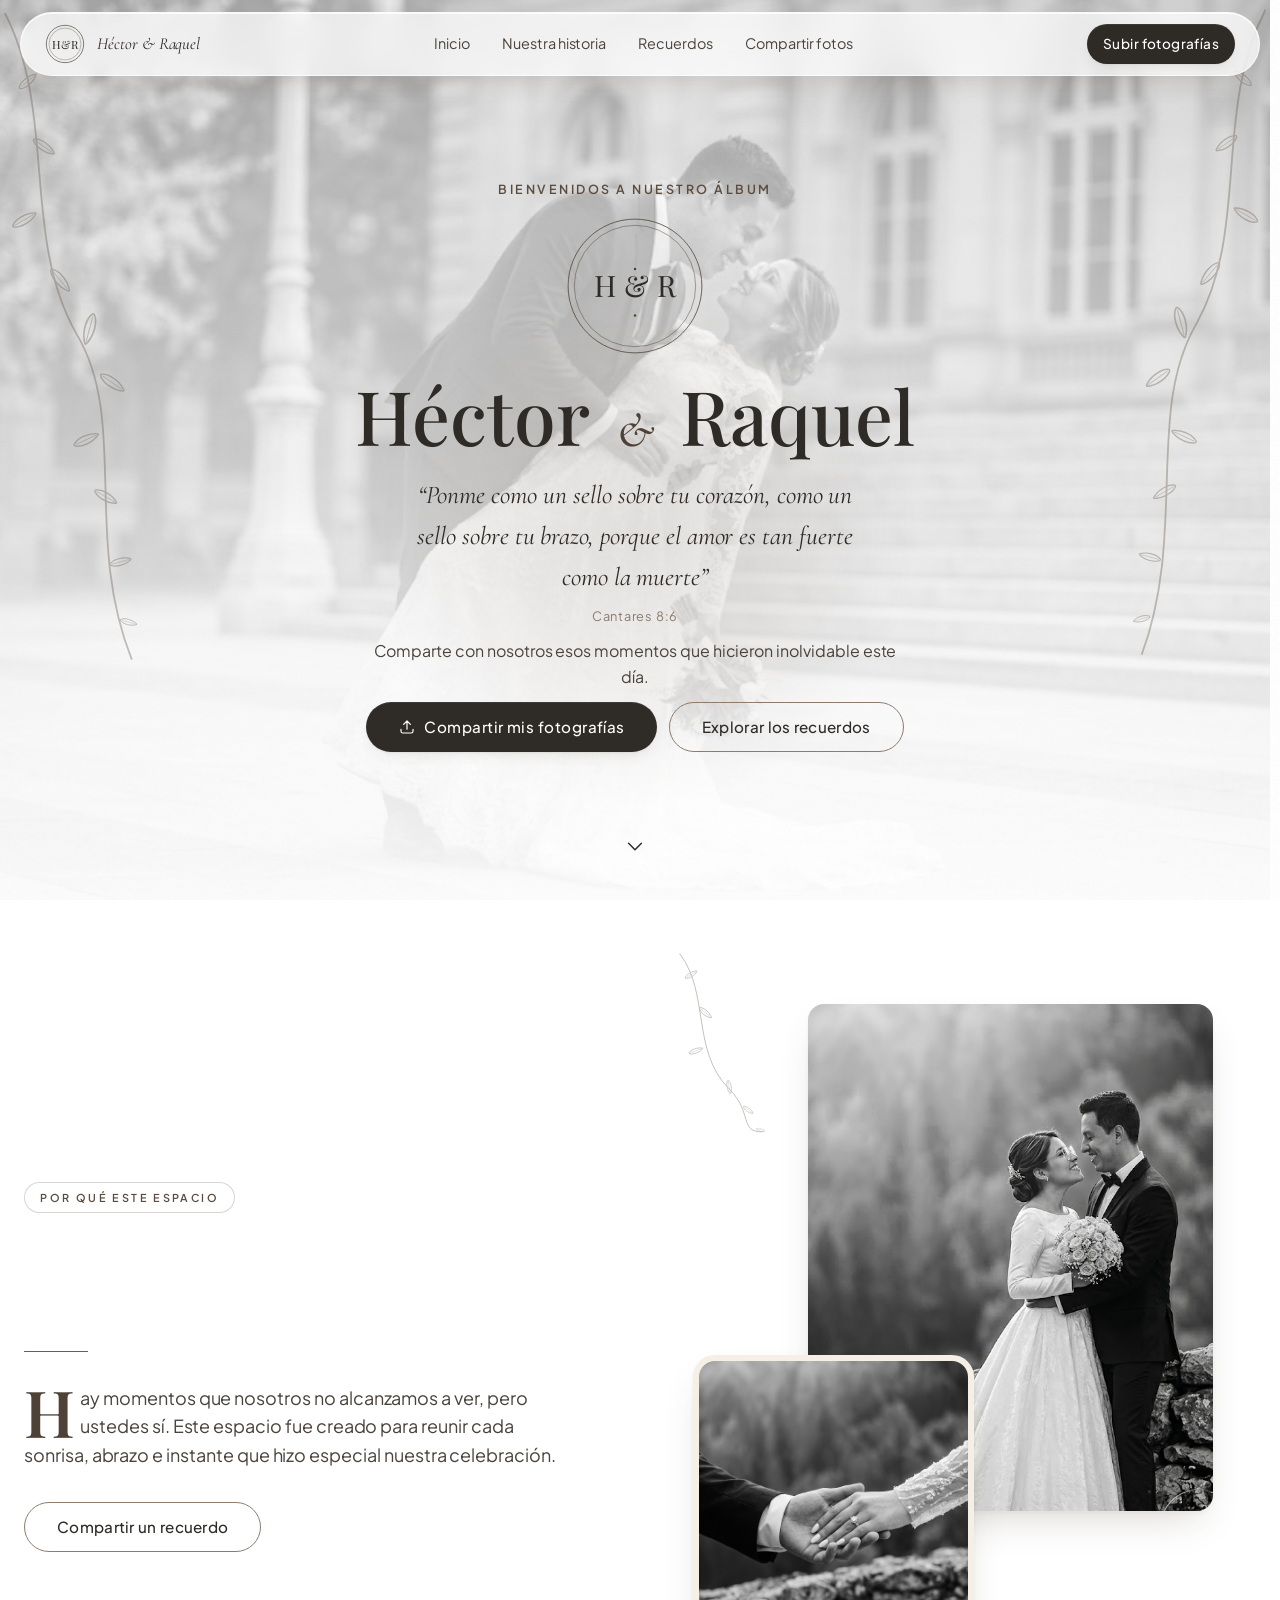
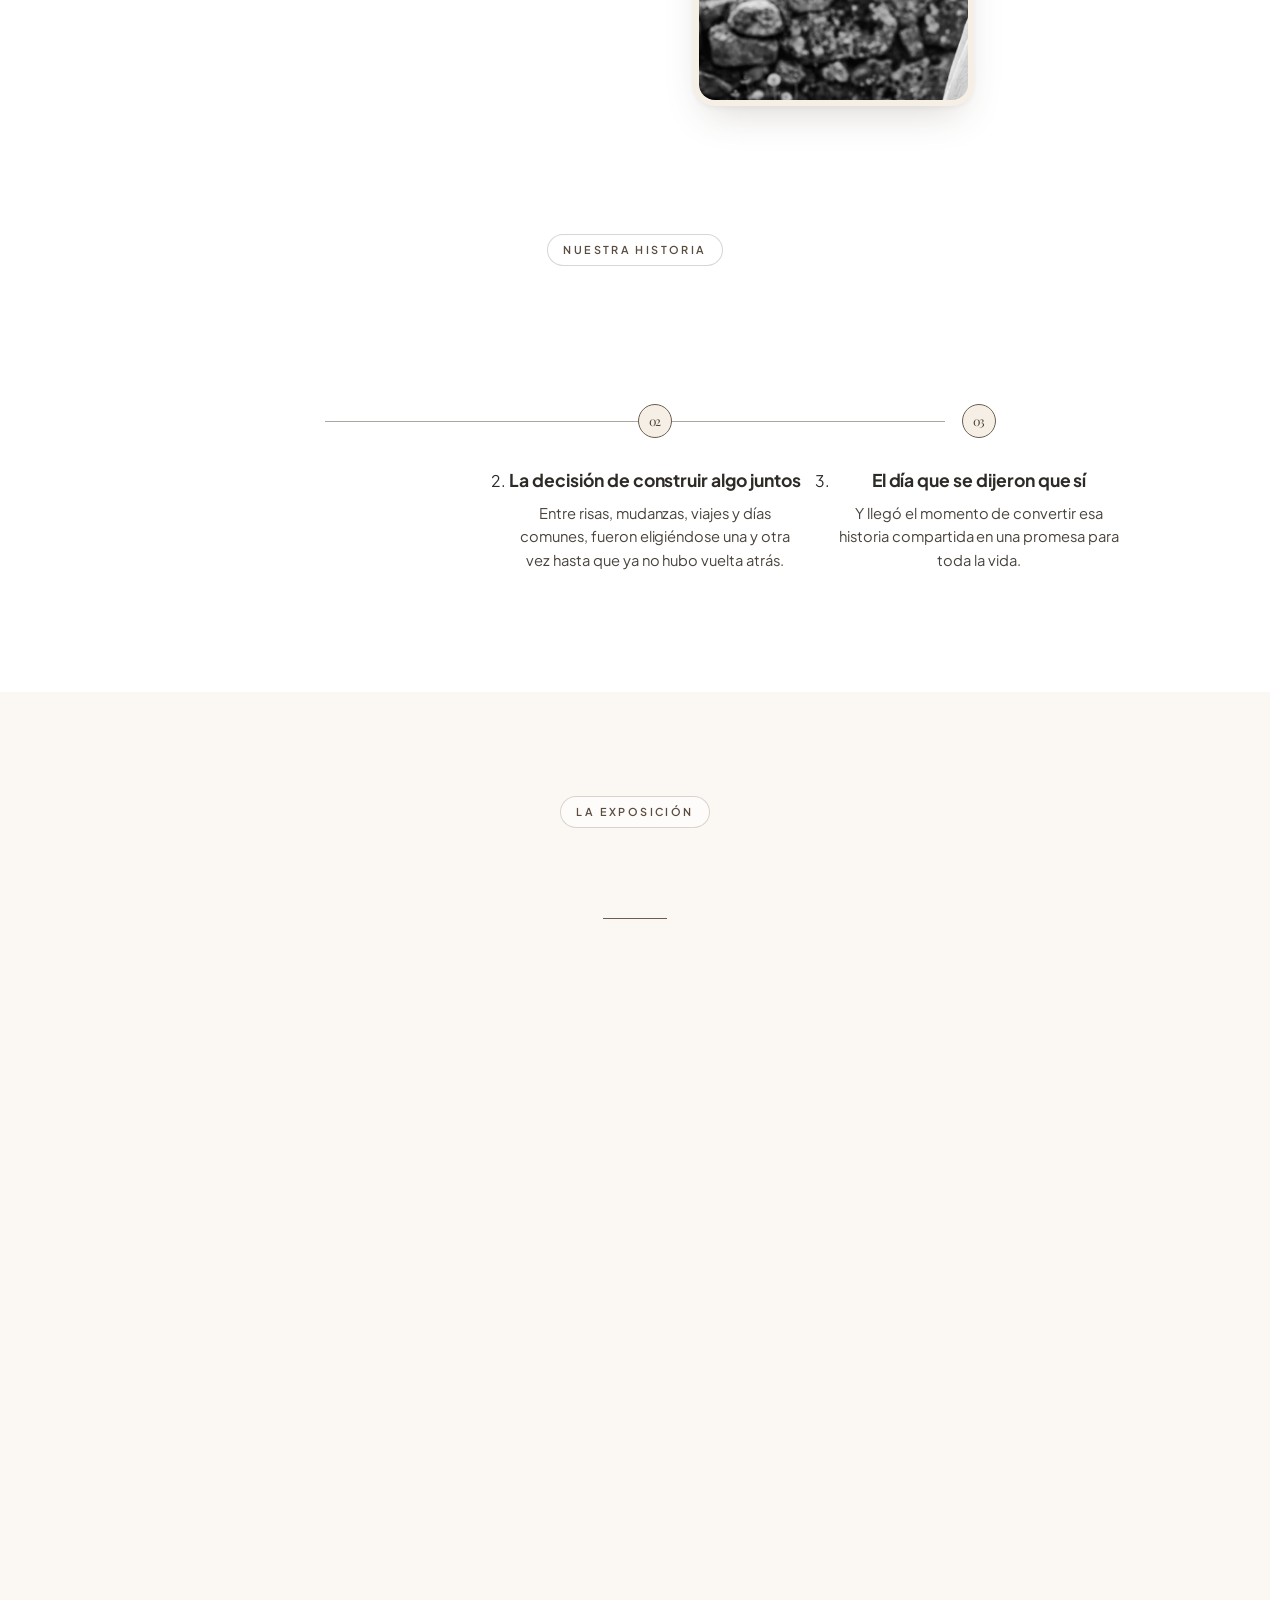
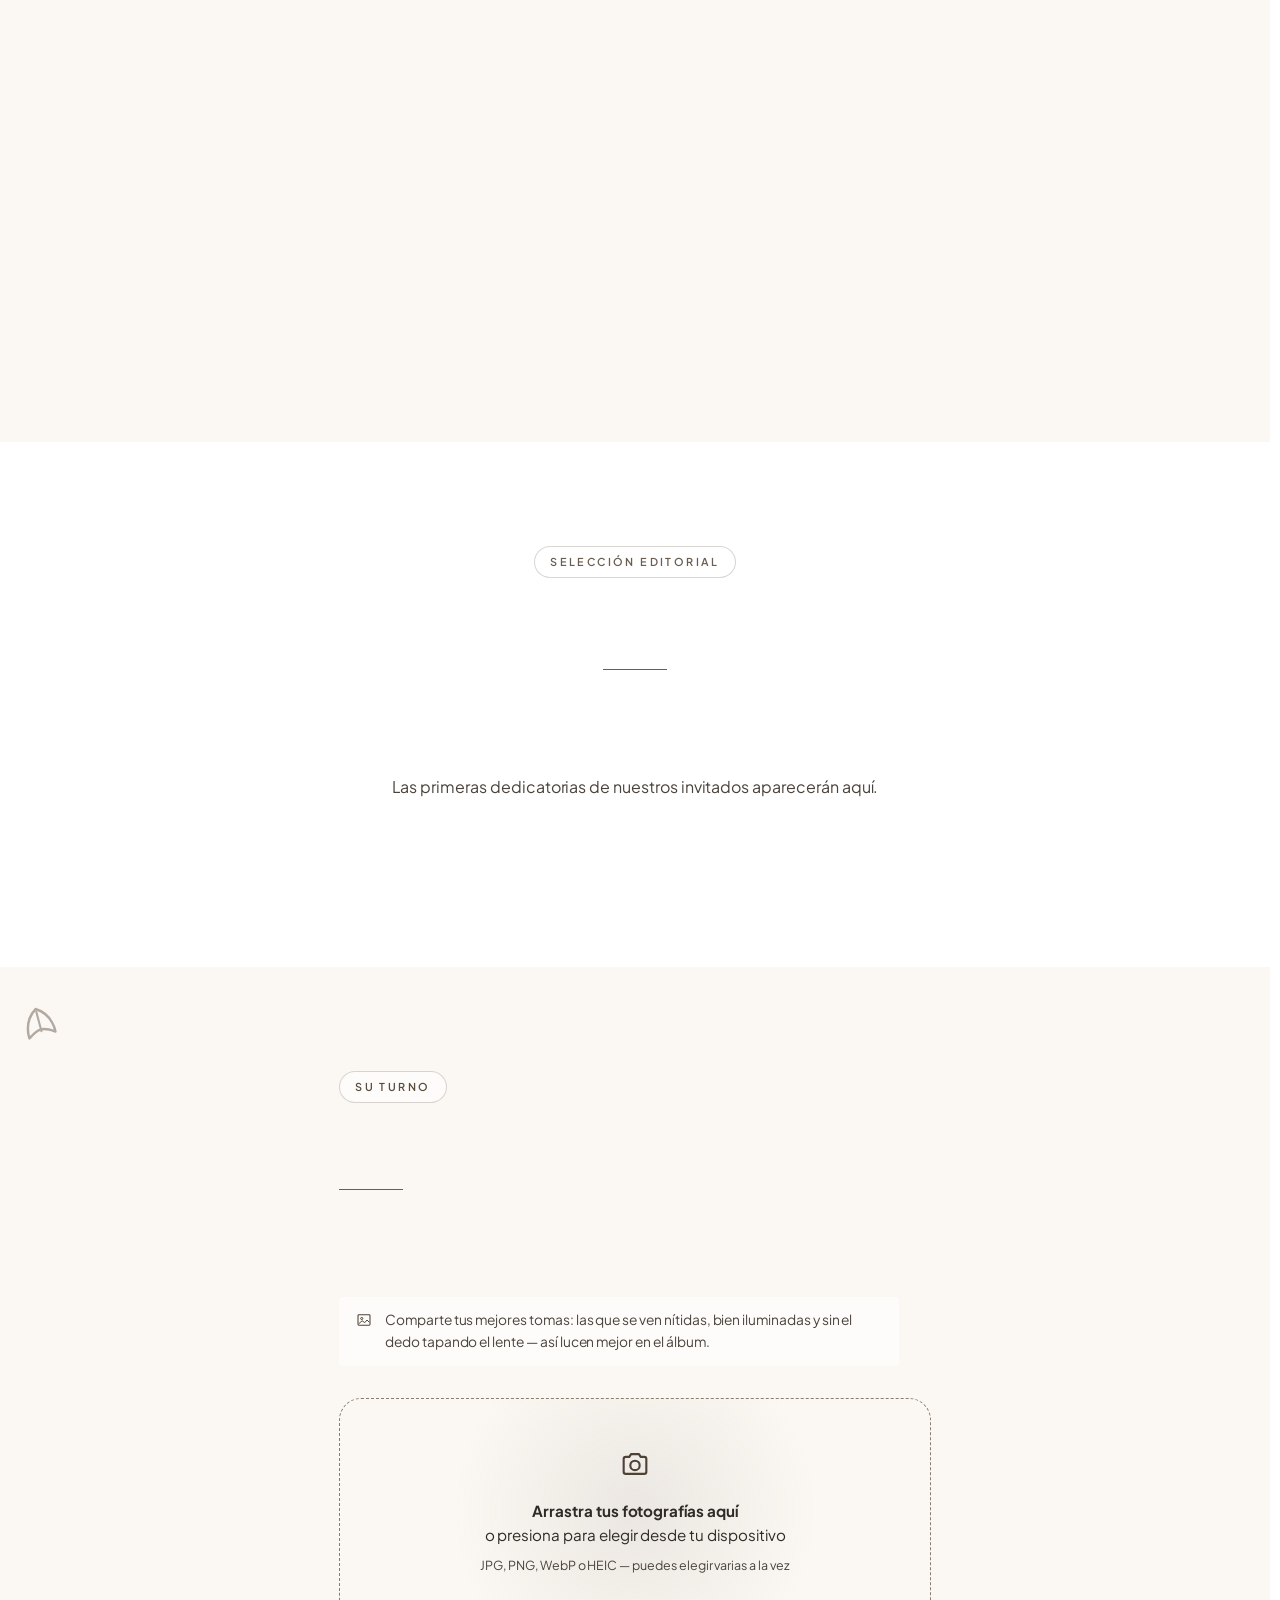
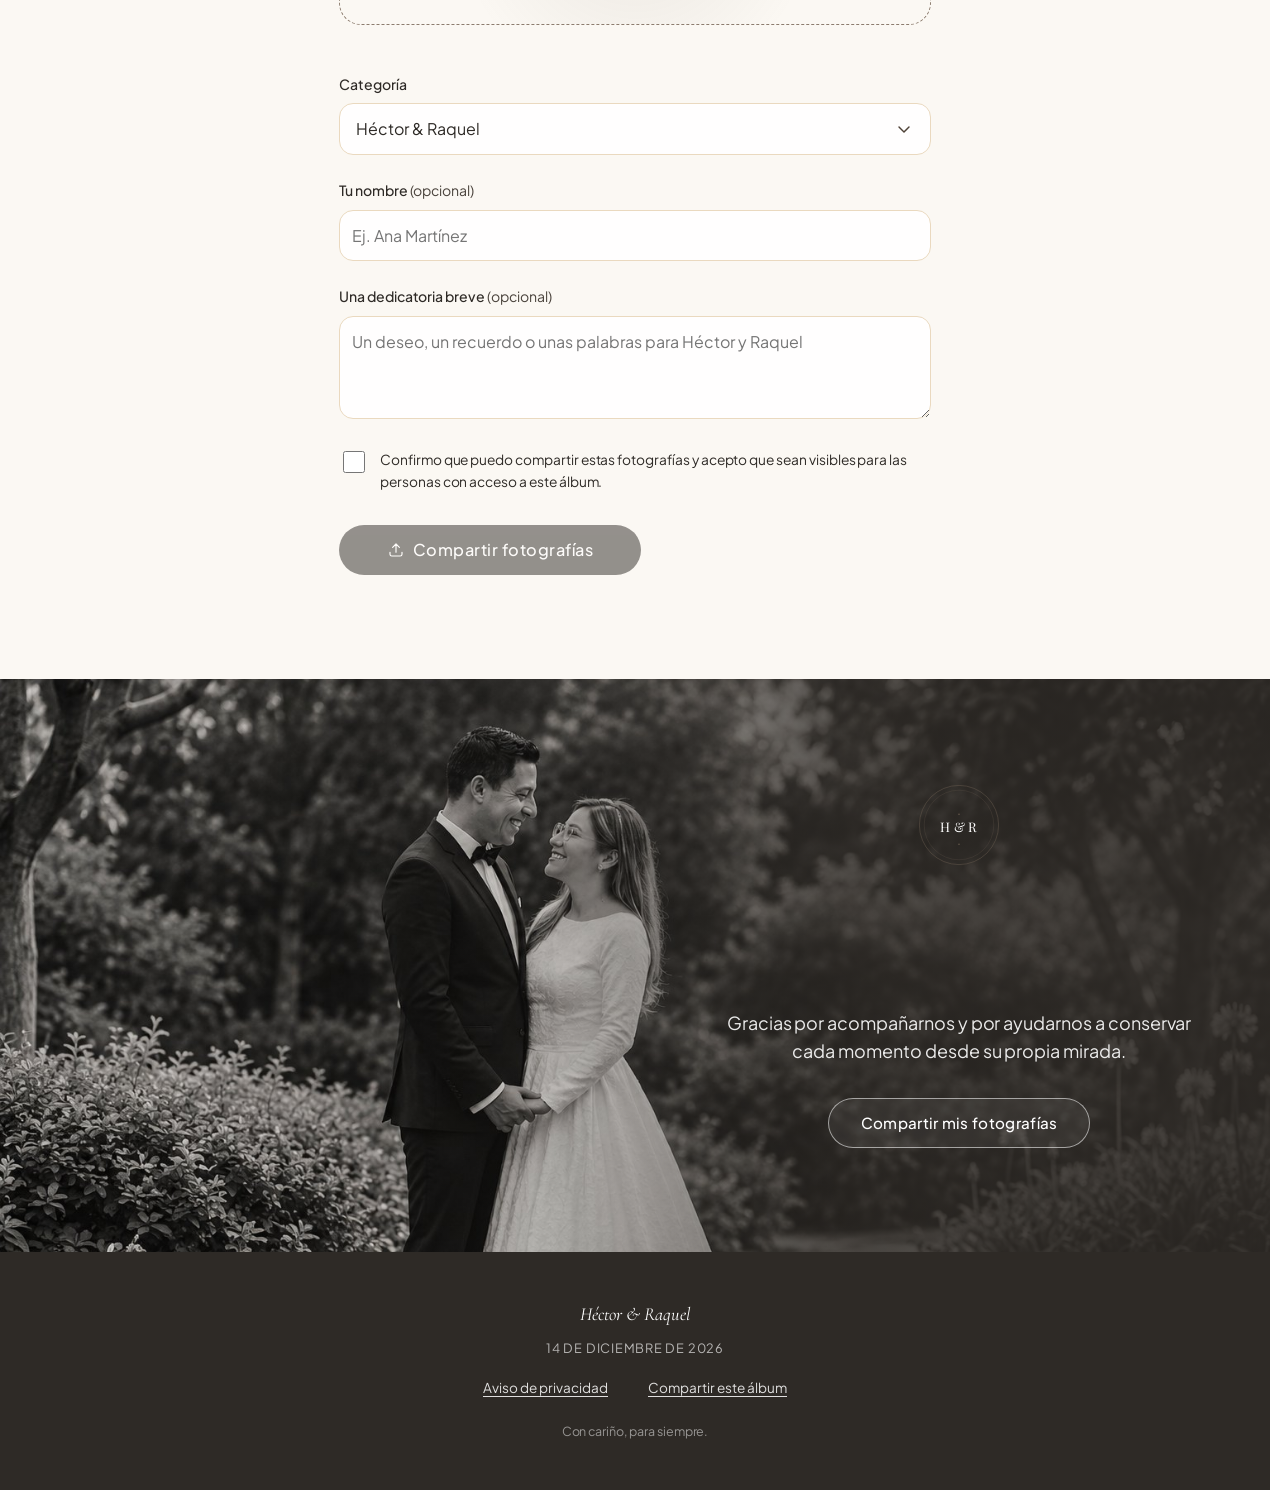
<file: index.html>
<!DOCTYPE html>
<html lang="es">
<head>
<meta charset="UTF-8">
<meta name="viewport" content="width=device-width, initial-scale=1, viewport-fit=cover">
<title>Héctor & Raquel — El día que elegimos para siempre</title>
<meta name="description" content="El álbum colaborativo de la boda de Héctor y Raquel. Comparte las fotografías que tomaste y descubre los recuerdos de todos los invitados.">
<meta name="theme-color" content="#FFFFFF">
<link rel="canonical" id="link-canonico" href="">
<meta property="og:title" content="Héctor & Raquel — El día que elegimos para siempre">
<meta property="og:description" content="Comparte con nosotros esos momentos que hicieron inolvidable este día.">
<meta property="og:type" content="website">
<meta property="og:locale" content="es_ES">
<meta property="og:url" id="meta-og-url" content="">
<meta property="og:image" id="meta-og-image" content="assets/photos/og-cover.jpg">
<meta property="og:image:width" content="1200">
<meta property="og:image:height" content="630">
<meta property="og:image:alt" content="Héctor & Raquel — El día que elegimos para siempre">
<meta name="twitter:card" content="summary_large_image">
<meta name="twitter:title" content="Héctor & Raquel — El día que elegimos para siempre">
<meta name="twitter:description" content="Comparte con nosotros esos momentos que hicieron inolvidable este día.">
<meta name="twitter:image" content="assets/photos/og-cover.jpg">
<link rel="icon" type="image/svg+xml" href="data:image/svg+xml,%3Csvg xmlns='http://www.w3.org/2000/svg' viewBox='0 0 32 32'%3E%3Ctext x='16' y='21' text-anchor='middle' font-family='Georgia,serif' font-size='15' fill='%232E2A26'%3EH%26R%3C/text%3E%3C/svg%3E">
<link rel="icon" type="image/png" sizes="32x32" href="assets/icons/favicon-32.png">
<link rel="icon" type="image/png" sizes="192x192" href="assets/icons/favicon-192.png">
<link rel="icon" type="image/png" sizes="512x512" href="assets/icons/favicon-512.png">
<link rel="apple-touch-icon" sizes="180x180" href="assets/icons/apple-touch-icon.png">
<link rel="preconnect" href="https://fonts.googleapis.com">
<link rel="preconnect" href="https://fonts.gstatic.com" crossorigin>
<link href="https://fonts.googleapis.com/css2?family=Playfair+Display:ital,wght@0,400;0,500;0,600;0,700;1,500&family=Cormorant+Garamond:ital,wght@0,400;0,500;1,400;1,500&family=Plus+Jakarta+Sans:wght@300;400;500;600;700&display=swap" rel="stylesheet">
<link rel="stylesheet" href="styles.css?v=14">
</head>
<body>

<a class="skip-link" href="#contenido-principal">Saltar al contenido principal</a>
<div id="aria-live-status" class="visually-hidden" role="status" aria-live="polite" aria-atomic="true"></div>
<div id="aria-live-alert" class="visually-hidden" role="alert" aria-live="assertive"></div>

<!-- Sprite de iconos SVG — consistentes en toda la app, sin emojis -->
<svg class="icon-sprite" aria-hidden="true" focusable="false">
  <defs>
    <symbol id="icon-arrow-left" viewBox="0 0 24 24"><path d="M15 5L8 12L15 19" fill="none" stroke="currentColor" stroke-width="1.6" stroke-linecap="round" stroke-linejoin="round"/></symbol>
    <symbol id="icon-arrow-right" viewBox="0 0 24 24"><path d="M9 5L16 12L9 19" fill="none" stroke="currentColor" stroke-width="1.6" stroke-linecap="round" stroke-linejoin="round"/></symbol>
    <symbol id="icon-chevron-down" viewBox="0 0 24 24"><path d="M5 9L12 16L19 9" fill="none" stroke="currentColor" stroke-width="1.6" stroke-linecap="round" stroke-linejoin="round"/></symbol>
    <symbol id="icon-arrow-up" viewBox="0 0 24 24"><path d="M12 19V6M12 6L6.5 11.5M12 6L17.5 11.5" fill="none" stroke="currentColor" stroke-width="1.6" stroke-linecap="round" stroke-linejoin="round"/></symbol>
    <symbol id="icon-close" viewBox="0 0 24 24"><path d="M6 6L18 18M18 6L6 18" fill="none" stroke="currentColor" stroke-width="1.6" stroke-linecap="round"/></symbol>
    <symbol id="icon-menu" viewBox="0 0 24 24"><path d="M4 7H20M4 12H20M4 17H20" fill="none" stroke="currentColor" stroke-width="1.6" stroke-linecap="round"/></symbol>
    <symbol id="icon-heart" viewBox="0 0 24 24"><path d="M12 20.2C12 20.2 3.6 15.3 3.6 9.3C3.6 6.4 5.8 4.5 8.3 4.5C9.9 4.5 11.3 5.3 12 6.6C12.7 5.3 14.1 4.5 15.7 4.5C18.2 4.5 20.4 6.4 20.4 9.3C20.4 15.3 12 20.2 12 20.2Z" fill="none" stroke="currentColor" stroke-width="1.5" stroke-linejoin="round"/></symbol>
    <symbol id="icon-heart-filled" viewBox="0 0 24 24"><path d="M12 20.2C12 20.2 3.6 15.3 3.6 9.3C3.6 6.4 5.8 4.5 8.3 4.5C9.9 4.5 11.3 5.3 12 6.6C12.7 5.3 14.1 4.5 15.7 4.5C18.2 4.5 20.4 6.4 20.4 9.3C20.4 15.3 12 20.2 12 20.2Z" fill="currentColor" stroke="currentColor" stroke-width="1.5" stroke-linejoin="round"/></symbol>
    <symbol id="icon-upload" viewBox="0 0 24 24"><path d="M12 15V4M12 4L7.5 8.5M12 4L16.5 8.5" fill="none" stroke="currentColor" stroke-width="1.6" stroke-linecap="round" stroke-linejoin="round"/><path d="M4 15V17.5C4 18.9 5.1 20 6.5 20H17.5C18.9 20 20 18.9 20 17.5V15" fill="none" stroke="currentColor" stroke-width="1.6" stroke-linecap="round"/></symbol>
    <symbol id="icon-camera" viewBox="0 0 24 24"><path d="M4 8.5C4 7.7 4.7 7 5.5 7H8L9.2 5H14.8L16 7H18.5C19.3 7 20 7.7 20 8.5V17.5C20 18.3 19.3 19 18.5 19H5.5C4.7 19 4 18.3 4 17.5V8.5Z" fill="none" stroke="currentColor" stroke-width="1.5" stroke-linejoin="round"/><circle cx="12" cy="13" r="3.3" fill="none" stroke="currentColor" stroke-width="1.5"/></symbol>
    <symbol id="icon-download" viewBox="0 0 24 24"><path d="M12 4V15M12 15L8 11M12 15L16 11" fill="none" stroke="currentColor" stroke-width="1.6" stroke-linecap="round" stroke-linejoin="round"/><path d="M5 17V18.5C5 19.3 5.7 20 6.5 20H17.5C18.3 20 19 19.3 19 18.5V17" fill="none" stroke="currentColor" stroke-width="1.6" stroke-linecap="round"/></symbol>
    <symbol id="icon-alert" viewBox="0 0 24 24"><path d="M12 4L21 19H3L12 4Z" fill="none" stroke="currentColor" stroke-width="1.5" stroke-linejoin="round"/><line x1="12" y1="10" x2="12" y2="14" stroke="currentColor" stroke-width="1.5" stroke-linecap="round"/><circle cx="12" cy="16.7" r="0.9" fill="currentColor"/></symbol>
    <symbol id="icon-leaf" viewBox="0 0 24 24"><path d="M5 19C5 19 4 10 12 5C20 10 19 19 19 19C13 15 11 15 5 19Z" fill="none" stroke="currentColor" stroke-width="1.3" stroke-linejoin="round"/><path d="M12 6.5V17" fill="none" stroke="currentColor" stroke-width="1.1" stroke-linecap="round"/></symbol>
    <symbol id="icon-image" viewBox="0 0 24 24"><rect x="4" y="5" width="16" height="14" rx="1.2" fill="none" stroke="currentColor" stroke-width="1.4"/><circle cx="9" cy="10" r="1.4" fill="none" stroke="currentColor" stroke-width="1.3"/><path d="M5 17L9.5 13L13 15.5L16 12L19 15" fill="none" stroke="currentColor" stroke-width="1.3" stroke-linejoin="round"/></symbol>
    <symbol id="icon-retry" viewBox="0 0 24 24"><path d="M19 12A7 7 0 1 1 16.7 6.7" fill="none" stroke="currentColor" stroke-width="1.6" stroke-linecap="round"/><path d="M19 5.5V9.5H15" fill="none" stroke="currentColor" stroke-width="1.6" stroke-linecap="round" stroke-linejoin="round"/></symbol>
    <symbol id="icon-trash" viewBox="0 0 24 24"><path d="M5 7H19M9.5 7V5.3C9.5 4.6 10 4 10.8 4H13.2C14 4 14.5 4.6 14.5 5.3V7M7.5 7L8.2 18.5C8.3 19.4 9 20 9.8 20H14.2C15 20 15.7 19.4 15.8 18.5L16.5 7" fill="none" stroke="currentColor" stroke-width="1.4" stroke-linecap="round" stroke-linejoin="round"/></symbol>
    <symbol id="icon-wifi-off" viewBox="0 0 24 24"><path d="M3 5L21 19" stroke="currentColor" stroke-width="1.5" stroke-linecap="round"/><path d="M6.5 10.2C8 9 10 8.3 12 8.3C14.3 8.3 16.5 9.1 18.2 10.4M9.2 13.4C10 12.9 11 12.6 12 12.6C13 12.6 13.9 12.9 14.7 13.3M4 7.5C5.6 6.2 7.5 5.4 9.5 5" fill="none" stroke="currentColor" stroke-width="1.4" stroke-linecap="round"/><circle cx="12" cy="17" r="1" fill="currentColor"/></symbol>
    <symbol id="icon-lock" viewBox="0 0 24 24"><rect x="5.5" y="10.5" width="13" height="9" rx="1.4" fill="none" stroke="currentColor" stroke-width="1.5"/><path d="M8 10.5V7.8C8 5.7 9.8 4 12 4C14.2 4 16 5.7 16 7.8V10.5" fill="none" stroke="currentColor" stroke-width="1.5"/></symbol>
    <symbol id="botanico-hoja" viewBox="0 0 20 8"><path d="M0 4C4 0 14 0 20 4C14 8 4 8 0 4Z" fill="none" stroke="currentColor" stroke-width="1"/><path d="M2 4H18" stroke="currentColor" stroke-width="0.5"/></symbol>
  </defs>
</svg>

<!-- ============ NAVEGACIÓN ============ -->
<header class="nav" id="nav" data-menu-open="false">
  <div class="nav__inner">
    <a class="nav__brand" href="#hero" aria-label="Ir al inicio, Héctor y Raquel">
      <span class="monogram monogram--nav" aria-hidden="true">
        <svg viewBox="0 0 60 60"><circle cx="30" cy="30" r="28" fill="none" stroke="currentColor" stroke-width="1"/><circle cx="30" cy="30" r="24" fill="none" stroke="currentColor" stroke-width="0.5"/><text x="30" y="37" text-anchor="middle" class="monogram__text">H&amp;R</text></svg>
      </span>
      <span class="nav__brand-texto">Héctor & Raquel</span>
    </a>

    <nav class="nav__enlaces" aria-label="Navegación principal">
      <a href="#hero">Inicio</a>
      <a href="#historia">Nuestra historia</a>
      <a href="#galeria">Recuerdos</a>
      <a href="#subir">Compartir fotos</a>
    </nav>

    <div class="nav__acciones">
      <button type="button" class="btn btn--primary btn--small nav__cta" data-scroll-to="subir">
        Subir fotografías
      </button>
      <button type="button" class="nav__hamburguesa" id="btn-menu-movil" aria-expanded="false" aria-controls="menu-movil" aria-label="Abrir menú de navegación">
        <svg aria-hidden="true" class="nav__hamburguesa-icono-abrir"><use href="#icon-menu"></use></svg>
        <svg aria-hidden="true" class="nav__hamburguesa-icono-cerrar"><use href="#icon-close"></use></svg>
      </button>
    </div>
  </div>

  <div class="menu-movil__overlay" id="menu-movil-overlay" hidden></div>
  <nav class="menu-movil" id="menu-movil" aria-label="Navegación móvil" hidden>
    <a href="#hero" data-cerrar-menu>Inicio</a>
    <a href="#historia" data-cerrar-menu>Nuestra historia</a>
    <a href="#galeria" data-cerrar-menu>Recuerdos</a>
    <a href="#subir" data-cerrar-menu>Compartir fotos</a>
    <button type="button" class="btn btn--primary menu-movil__cta" data-scroll-to="subir" data-cerrar-menu>
      Subir fotografías
    </button>
  </nav>
</header>

<main id="contenido-principal">

  <!-- ============ HERO ============ -->
  <section id="hero" class="hero" aria-label="Héctor y Raquel">
    <div class="hero__bg" aria-hidden="true">
      <img class="hero__photo" data-photo-key="hero" alt="" data-parallax="0.12">
      <div class="hero__scrim"></div>
    </div>

    <div class="hero__botanicals" aria-hidden="true">
      <svg class="branch branch--left" data-parallax="0.3" viewBox="0 0 220 420" fill="none">
        <path d="M14 8C46 70 24 145 58 205C90 258 62 330 92 405" stroke="currentColor" stroke-width="1.1"/>
        <use href="#botanico-hoja" width="14" height="5.6" x="-7" y="-2.8" transform="translate(28,50) rotate(-40)"/>
        <use href="#botanico-hoja" width="16" height="6.4" x="-8" y="-3.2" transform="translate(38,90) rotate(35)"/>
        <use href="#botanico-hoja" width="17" height="6.8" x="-8.5" y="-3.4" transform="translate(26,135) rotate(-30)"/>
        <use href="#botanico-hoja" width="18" height="7.2" x="-9" y="-3.6" transform="translate(48,172) rotate(50)"/>
        <use href="#botanico-hoja" width="20" height="8" x="-10" y="-4" transform="translate(66,202) rotate(105)"/>
        <use href="#botanico-hoja" width="18" height="7.2" x="-9" y="-3.6" transform="translate(80,235) rotate(35)"/>
        <use href="#botanico-hoja" width="17" height="6.8" x="-8.5" y="-3.4" transform="translate(64,270) rotate(-25)"/>
        <use href="#botanico-hoja" width="16" height="6.4" x="-8" y="-3.2" transform="translate(76,305) rotate(30)"/>
        <use href="#botanico-hoja" width="14" height="5.6" x="-7" y="-2.8" transform="translate(85,345) rotate(-15)"/>
        <use href="#botanico-hoja" width="11" height="4.4" x="-5.5" y="-2.2" transform="translate(90,382) rotate(15)"/>
      </svg>
      <svg class="branch branch--right" data-parallax="0.45" viewBox="0 0 220 420" fill="none">
        <path d="M206 6C174 68 196 140 164 198C132 252 158 326 130 402" stroke="currentColor" stroke-width="1.1"/>
        <use href="#botanico-hoja" width="14" height="5.6" x="-7" y="-2.8" transform="translate(192,48) rotate(220)"/>
        <use href="#botanico-hoja" width="16" height="6.4" x="-8" y="-3.2" transform="translate(182,88) rotate(145)"/>
        <use href="#botanico-hoja" width="17" height="6.8" x="-8.5" y="-3.4" transform="translate(194,132) rotate(210)"/>
        <use href="#botanico-hoja" width="18" height="7.2" x="-9" y="-3.6" transform="translate(172,168) rotate(130)"/>
        <use href="#botanico-hoja" width="20" height="8" x="-10" y="-4" transform="translate(154,198) rotate(75)"/>
        <use href="#botanico-hoja" width="18" height="7.2" x="-9" y="-3.6" transform="translate(140,232) rotate(145)"/>
        <use href="#botanico-hoja" width="17" height="6.8" x="-8.5" y="-3.4" transform="translate(156,268) rotate(205)"/>
        <use href="#botanico-hoja" width="16" height="6.4" x="-8" y="-3.2" transform="translate(144,302) rotate(150)"/>
        <use href="#botanico-hoja" width="14" height="5.6" x="-7" y="-2.8" transform="translate(135,342) rotate(195)"/>
        <use href="#botanico-hoja" width="11" height="4.4" x="-5.5" y="-2.2" transform="translate(130,380) rotate(165)"/>
      </svg>
    </div>

    <div class="hero__content">
      <p class="hero__eyebrow reveal-up" style="--reveal-delay:0ms">Bienvenidos a nuestro álbum</p>
      <div class="monogram monogram--hero reveal-mask" aria-hidden="true">
        <svg viewBox="0 0 180 180"><circle cx="90" cy="90" r="86" fill="none" stroke="currentColor" stroke-width="1"/><circle cx="90" cy="90" r="78" fill="none" stroke="currentColor" stroke-width="0.6"/><circle cx="90" cy="68" r="1.6" fill="currentColor"/><circle cx="90" cy="128" r="1.6" fill="currentColor"/><text x="90" y="104" text-anchor="middle" class="monogram__text monogram__text--hero">H &amp; R</text></svg>
      </div>
      <h1 class="hero__names reveal-up" style="--reveal-delay:120ms">
        <span>Héctor</span><span class="hero__amp" aria-hidden="true">&amp;</span><span>Raquel</span>
      </h1>
      <p class="hero__tagline reveal-up" style="--reveal-delay:220ms">“Ponme como un sello sobre tu corazón, como un sello sobre tu brazo, porque el amor es tan fuerte como la muerte”</p>
      <p class="hero__cita reveal-up" style="--reveal-delay:260ms">Cantares 8:6</p>
      <p class="hero__subtitle reveal-up" style="--reveal-delay:300ms">Comparte con nosotros esos momentos que hicieron inolvidable este día.</p>
      <div class="hero__actions reveal-up" style="--reveal-delay:420ms">
        <button type="button" class="btn btn--primary" data-scroll-to="subir">
          <svg class="btn__icon" aria-hidden="true"><use href="#icon-upload"></use></svg>
          Compartir mis fotografías
        </button>
        <button type="button" class="btn btn--outline" data-scroll-to="galeria">Explorar los recuerdos</button>
      </div>
    </div>

    <button type="button" class="hero__scroll-cue" data-scroll-to="historia" aria-label="Desplazarse a la siguiente sección">
      <svg aria-hidden="true"><use href="#icon-chevron-down"></use></svg>
    </button>
  </section>

  <!-- ============ HISTORIA ============ -->
  <section id="historia" class="historia" aria-labelledby="historia-titulo">
    <div class="container historia__grid">
      <div class="historia__texto">
        <p class="eyebrow reveal-on-scroll">Por qué este espacio</p>
        <h2 id="historia-titulo" class="section-title reveal-on-scroll titulo-mascara">Una historia escrita entre todos</h2>
        <span class="section-rule reveal-on-scroll" aria-hidden="true"></span>
        <p class="historia__lead reveal-on-scroll">
          Hay momentos que nosotros no alcanzamos a ver, pero ustedes sí. Este espacio fue creado
          para reunir cada sonrisa, abrazo e instante que hizo especial nuestra celebración.
        </p>
        <button type="button" class="btn btn--outline reveal-on-scroll" data-scroll-to="subir">Compartir un recuerdo</button>
      </div>
      <div class="historia__collage">
        <figure class="historia__foto historia__foto--principal reveal-on-scroll" data-reveal-dir="right">
          <img data-photo-key="historiaPrincipal" alt="Héctor y Raquel compartiendo un momento durante la boda" loading="lazy">
        </figure>
        <figure class="historia__foto historia__foto--secundaria reveal-on-scroll" data-reveal-dir="left" data-reveal-delay="180">
          <img data-photo-key="historiaSecundaria" alt="Detalle de la celebración de la boda" loading="lazy">
        </figure>
        <div class="historia__collage-leaf" aria-hidden="true">
          <svg viewBox="0 0 120 200" fill="none">
            <path d="M8 8C40 50 20 110 60 150C85 175 70 195 95 195" stroke="currentColor" stroke-width="1"/>
            <use href="#botanico-hoja" width="15" height="6" x="-7.5" y="-3" transform="translate(20,30) rotate(-30)"/>
            <use href="#botanico-hoja" width="17" height="6.8" x="-8.5" y="-3.4" transform="translate(35,70) rotate(40)"/>
            <use href="#botanico-hoja" width="16" height="6.4" x="-8" y="-3.2" transform="translate(25,110) rotate(-20)"/>
            <use href="#botanico-hoja" width="15" height="6" x="-7.5" y="-3" transform="translate(60,148) rotate(80)"/>
            <use href="#botanico-hoja" width="13" height="5.2" x="-6.5" y="-2.6" transform="translate(80,172) rotate(35)"/>
            <use href="#botanico-hoja" width="10" height="4" x="-5" y="-2" transform="translate(93,193) rotate(15)"/>
          </svg>
        </div>
      </div>
    </div>

    <div class="container container--wide historia__momentos-envoltura">
      <p class="eyebrow eyebrow--center reveal-on-scroll">Nuestra historia</p>
      <h3 class="historia__momentos-titulo reveal-on-scroll titulo-mascara">Cómo llegamos hasta aquí</h3>
      <ol class="historia-momentos" id="historia-momentos" aria-label="Momentos de nuestra historia"></ol>
    </div>
  </section>

  <!-- ============ GALERÍA PRINCIPAL ============ -->
  <section id="galeria" class="galeria" aria-labelledby="galeria-titulo">
    <div class="container container--wide">
      <p class="eyebrow eyebrow--center reveal-on-scroll">La exposición</p>
      <h2 id="galeria-titulo" class="section-title section-title--center reveal-on-scroll titulo-mascara">Nuestro día, visto por ustedes</h2>
      <span class="section-rule section-rule--center reveal-on-scroll" aria-hidden="true"></span>
      <p class="galeria__contador" id="galeria-contador" aria-live="polite"></p>

      <div class="galeria__filtros-envoltura reveal-on-scroll">
        <div class="galeria__filtros" id="galeria-filtros" role="group" aria-label="Filtrar fotografías por categoría"></div>
      </div>

      <div class="galeria__grid" id="galeria-grid" aria-live="polite"></div>

      <p class="galeria__vacio" id="galeria-vacio" hidden>Todavía no hay fotografías en esta categoría. Sé la primera persona en compartir una.</p>
      <div class="galeria__error" id="galeria-error" hidden>
        <svg aria-hidden="true"><use href="#icon-alert"></use></svg>
        <p id="galeria-error-mensaje">No pudimos cargar las fotografías.</p>
        <button type="button" class="btn btn--outline btn--small" id="galeria-reintentar">Reintentar</button>
      </div>

      <div class="galeria__acciones">
        <button type="button" class="btn btn--outline" id="galeria-cargar-mas" hidden>Descubrir más recuerdos</button>
      </div>
    </div>
  </section>

  <!-- ============ DESTACADAS ============ -->
  <section id="destacadas" class="destacadas" aria-labelledby="destacadas-titulo">
    <div class="container container--wide">
      <p class="eyebrow eyebrow--center reveal-on-scroll">Selección editorial</p>
      <h2 id="destacadas-titulo" class="section-title section-title--center reveal-on-scroll titulo-mascara">Cada mirada guarda una historia</h2>
      <span class="section-rule section-rule--center reveal-on-scroll" aria-hidden="true"></span>
    </div>
    <div class="destacadas__composicion container container--wide" id="destacadas-composicion">
      <!-- Compuesto dinámicamente por script.js a partir de fotografías con dedicatoria -->
    </div>
  </section>

  <!-- ============ SUBIR ============ -->
  <section id="subir" class="subir" aria-labelledby="subir-titulo">
    <div class="section-deco section-deco--leaf-left" aria-hidden="true"><svg viewBox="0 0 24 24"><use href="#icon-leaf"></use></svg></div>
    <div class="container container--narrow">
      <p class="eyebrow reveal-on-scroll">Su turno</p>
      <h2 id="subir-titulo" class="section-title reveal-on-scroll titulo-mascara">Súmate a nuestra historia</h2>
      <span class="section-rule reveal-on-scroll" aria-hidden="true"></span>
      <p class="subir__lead reveal-on-scroll">
        Elige las fotografías que tomaste durante la boda. Tu nombre y una dedicatoria son opcionales.
      </p>
      <p class="subir__consejo reveal-on-scroll">
        <svg aria-hidden="true"><use href="#icon-image"></use></svg>
        Comparte tus mejores tomas: las que se ven nítidas, bien iluminadas y sin el dedo tapando el lente — así lucen mejor en el álbum.
      </p>

      <p class="banner-aviso" id="subir-estado-backend" hidden>
        <svg aria-hidden="true"><use href="#icon-alert"></use></svg>
        <span></span>
      </p>

      <p class="banner-aviso banner-aviso--offline" id="banner-sin-conexion" hidden>
        <svg aria-hidden="true"><use href="#icon-wifi-off"></use></svg>
        <span>Sin conexión a internet. Tus fotografías se enviarán cuando vuelvas a estar en línea.</span>
      </p>

      <form id="form-subida" class="form-subida" novalidate>
        <div class="dropzone" id="dropzone" tabindex="0" role="button" aria-label="Seleccionar fotografías. Arrastra y suelta, o presiona para elegir archivos.">
          <svg class="dropzone__icono" aria-hidden="true"><use href="#icon-camera"></use></svg>
          <p class="dropzone__texto"><strong>Arrastra tus fotografías aquí</strong><br>o presiona para elegir desde tu dispositivo</p>
          <p class="dropzone__formatos">JPG, PNG, WebP o HEIC — puedes elegir varias a la vez</p>
          <input type="file" id="input-archivos" accept="image/jpeg,image/png,image/webp,image/heic,image/heif" multiple hidden>
        </div>

        <ul class="cola-lista" id="cola-lista" aria-live="polite"></ul>

        <div class="campo-grupo">
          <label for="campo-categoria">Categoría</label>
          <select id="campo-categoria" name="categoria" required></select>
        </div>

        <div class="campo-grupo">
          <label for="campo-nombre">Tu nombre <span class="campo-opcional">(opcional)</span></label>
          <input type="text" id="campo-nombre" name="guestName" maxlength="60" autocomplete="name" placeholder="Ej. Ana Martínez">
        </div>

        <div class="campo-grupo">
          <label for="campo-dedicatoria">Una dedicatoria breve <span class="campo-opcional">(opcional)</span></label>
          <textarea id="campo-dedicatoria" name="dedication" maxlength="220" rows="3" placeholder="Un deseo, un recuerdo o unas palabras para Héctor y Raquel"></textarea>
        </div>

        <div class="campo-grupo campo-grupo--checkbox">
          <input type="checkbox" id="campo-consentimiento" name="consentimiento" required>
          <label for="campo-consentimiento">Confirmo que puedo compartir estas fotografías y acepto que sean visibles para las personas con acceso a este álbum.</label>
        </div>

        <div class="subida-progreso" id="subida-progreso" hidden>
          <div class="subida-progreso__barra"><div class="subida-progreso__relleno" id="subida-progreso-relleno"></div></div>
          <p class="subida-progreso__texto" id="subida-progreso-texto">Subiendo 0 de 0</p>
        </div>

        <p class="form-mensaje" id="form-mensaje" role="alert" hidden></p>

        <div class="form-subida__acciones">
          <button type="submit" class="btn btn--primary btn--large" id="btn-enviar-subida" disabled>
            <svg class="btn__icon" aria-hidden="true"><use href="#icon-upload"></use></svg>
            Compartir fotografías
          </button>
        </div>
      </form>
    </div>
  </section>

  <!-- ============ GRACIAS ============ -->
  <section id="gracias" class="gracias" aria-labelledby="gracias-titulo">
    <div class="gracias__bg" aria-hidden="true">
      <img data-photo-key="cierre" alt="" loading="lazy">
      <div class="gracias__scrim"></div>
    </div>
    <div class="gracias__contenido">
      <div class="monogram monogram--gracias reveal-on-scroll" aria-hidden="true">
        <svg viewBox="0 0 140 140"><circle cx="70" cy="70" r="66" fill="none" stroke="currentColor" stroke-width="0.8"/><circle cx="70" cy="70" r="58" fill="none" stroke="currentColor" stroke-width="0.4"/><circle cx="70" cy="52" r="1.3" fill="currentColor"/><circle cx="70" cy="102" r="1.3" fill="currentColor"/><text x="70" y="82" text-anchor="middle" class="monogram__text">H &amp; R</text></svg>
      </div>
      <h2 id="gracias-titulo" class="section-title section-title--center reveal-on-scroll titulo-mascara">Gracias por vivirlo con nosotros</h2>
      <p class="gracias__texto reveal-on-scroll">
        Gracias por acompañarnos y por ayudarnos a conservar cada momento desde su propia mirada.
      </p>
      <button type="button" class="btn btn--outline btn--invertido reveal-on-scroll" data-scroll-to="subir">Compartir mis fotografías</button>
    </div>
  </section>

</main>

<footer class="site-footer">
  <p class="site-footer__nombres">Héctor & Raquel</p>
  <p class="site-footer__fecha" id="footer-fecha">Fecha por confirmar</p>
  <div class="site-footer__enlaces">
    <button type="button" class="site-footer__enlace" id="btn-aviso-privacidad">Aviso de privacidad</button>
    <button type="button" class="site-footer__enlace" id="btn-compartir-album">Compartir este álbum</button>
  </div>
  <p class="site-footer__frase">Con cariño, para siempre.</p>
</footer>

<!-- ============ VOLVER ARRIBA ============ -->
<button type="button" class="scroll-top" id="scroll-top" data-visible="false" aria-label="Volver al inicio de la página" tabindex="-1">
  <svg class="scroll-top__anillo" viewBox="0 0 48 48" aria-hidden="true">
    <circle class="scroll-top__pista" cx="24" cy="24" r="22.5" pathLength="100"/>
    <circle class="scroll-top__progreso" cx="24" cy="24" r="22.5" pathLength="100"/>
  </svg>
  <svg class="scroll-top__flecha" aria-hidden="true"><use href="#icon-arrow-up"></use></svg>
</button>

<!-- ============ BOTÓN FLOTANTE MÓVIL ============ -->
<button type="button" class="fab-subir" id="fab-subir" data-scroll-to="subir" aria-label="Subir fotografías">
  <svg aria-hidden="true"><use href="#icon-upload"></use></svg>
</button>

<!-- ============ AVISO DE PRIVACIDAD ============ -->
<div class="modal modal--pequeno" id="modal-privacidad" hidden>
  <div class="modal__overlay" data-cerrar-modal="privacidad"></div>
  <div class="modal__panel" role="dialog" aria-modal="true" aria-labelledby="privacidad-titulo">
    <button type="button" class="modal__cerrar" data-cerrar-modal="privacidad" aria-label="Cerrar aviso de privacidad">
      <svg aria-hidden="true"><use href="#icon-close"></use></svg>
    </button>
    <h2 id="privacidad-titulo" class="modal__titulo">Aviso de privacidad</h2>
    <p class="modal__texto">
      <span id="privacidad-nota">Las fotografías que compartas en este álbum serán visibles para las personas con acceso a este enlace.</span>
      Al subir una fotografía confirmas que tienes permiso para compartirla y aceptas que forme parte de este
      recuerdo colectivo. Puedes escribir tu nombre o dejarlo en blanco; ambas opciones son válidas.
    </p>
  </div>
</div>

<!-- ============ CÓDIGO DE ACCESO (oculto salvo que se habilite en CONFIG) ============ -->
<div class="modal modal--pequeno" id="modal-codigo-acceso" hidden>
  <div class="modal__overlay"></div>
  <div class="modal__panel" role="dialog" aria-modal="true" aria-labelledby="codigo-acceso-titulo">
    <span class="modal__icono-lock" aria-hidden="true"><svg><use href="#icon-lock"></use></svg></span>
    <h2 id="codigo-acceso-titulo" class="modal__titulo">Álbum privado</h2>
    <p class="modal__texto">Este álbum está protegido. Ingresa el código que te compartieron los novios.</p>
    <form id="form-codigo-acceso">
      <div class="campo-grupo">
        <label for="campo-codigo-acceso">Código del evento</label>
        <input type="text" id="campo-codigo-acceso" name="eventCode" autocomplete="off" inputmode="text" required>
      </div>
      <p class="form-mensaje" id="codigo-acceso-mensaje" role="alert" hidden></p>
      <button type="submit" class="btn btn--primary" id="btn-verificar-codigo">Entrar al álbum</button>
    </form>
  </div>
</div>

<!-- ============ LIGHTBOX ============ -->
<div class="lightbox" id="lightbox" hidden>
  <div class="lightbox__overlay" data-cerrar-lightbox></div>
  <div class="lightbox__panel" role="dialog" aria-modal="true" aria-label="Visor de fotografía">
    <button type="button" class="lightbox__cerrar" data-cerrar-lightbox aria-label="Cerrar visor">
      <svg aria-hidden="true"><use href="#icon-close"></use></svg>
    </button>
    <button type="button" class="lightbox__nav lightbox__nav--prev" id="lightbox-prev" aria-label="Fotografía anterior">
      <svg aria-hidden="true"><use href="#icon-arrow-left"></use></svg>
    </button>
    <figure class="lightbox__figura">
      <img id="lightbox-imagen" alt="">
      <figcaption id="lightbox-caption"></figcaption>
    </figure>
    <button type="button" class="lightbox__nav lightbox__nav--next" id="lightbox-next" aria-label="Fotografía siguiente">
      <svg aria-hidden="true"><use href="#icon-arrow-right"></use></svg>
    </button>
    <div class="lightbox__pie">
      <span class="lightbox__contador"><span id="lightbox-actual">1</span> / <span id="lightbox-total">1</span></span>
      <div class="lightbox__acciones">
        <button type="button" class="icon-btn" id="lightbox-favorito" aria-pressed="false" aria-label="Marcar como favorita">
          <svg aria-hidden="true"><use href="#icon-heart"></use></svg>
        </button>
        <a class="icon-btn" id="lightbox-descarga" download aria-label="Descargar fotografía">
          <svg aria-hidden="true"><use href="#icon-download"></use></svg>
        </a>
      </div>
    </div>
  </div>
</div>

<!-- ============ PLANTILLAS (clonadas por script.js, nunca innerHTML) ============ -->
<template id="tpl-photo-card">
  <li class="foto-card">
    <button type="button" class="foto-card__boton">
      <span class="foto-card__marco">
        <img class="foto-card__img" loading="lazy" alt="">
      </span>
      <span class="foto-card__meta">
        <span class="foto-card__categoria"></span>
        <span class="foto-card__invitado"></span>
      </span>
    </button>
    <button type="button" class="foto-card__favorito" aria-pressed="false" aria-label="Marcar como favorita">
      <svg aria-hidden="true"><use href="#icon-heart"></use></svg>
    </button>
  </li>
</template>

<template id="tpl-photo-skeleton">
  <li class="foto-card foto-card--skeleton" aria-hidden="true"></li>
</template>

<template id="tpl-cola-item">
  <li class="cola-item">
    <img class="cola-item__preview" alt="">
    <div class="cola-item__info">
      <p class="cola-item__nombre"></p>
      <p class="cola-item__estado">En espera</p>
      <div class="cola-item__barra"><div class="cola-item__relleno"></div></div>
    </div>
    <div class="cola-item__acciones">
      <button type="button" class="icon-btn icon-btn--pequeno cola-item__reintentar" hidden aria-label="Reintentar subida">
        <svg aria-hidden="true"><use href="#icon-retry"></use></svg>
      </button>
      <button type="button" class="icon-btn icon-btn--pequeno cola-item__quitar" aria-label="Quitar fotografía">
        <svg aria-hidden="true"><use href="#icon-trash"></use></svg>
      </button>
    </div>
  </li>
</template>

<script src="config.js?v=14" defer></script>
<script src="ui-select.js?v=14" defer></script>
<script src="script.js?v=14" defer></script>
</body>
</html>
</file>
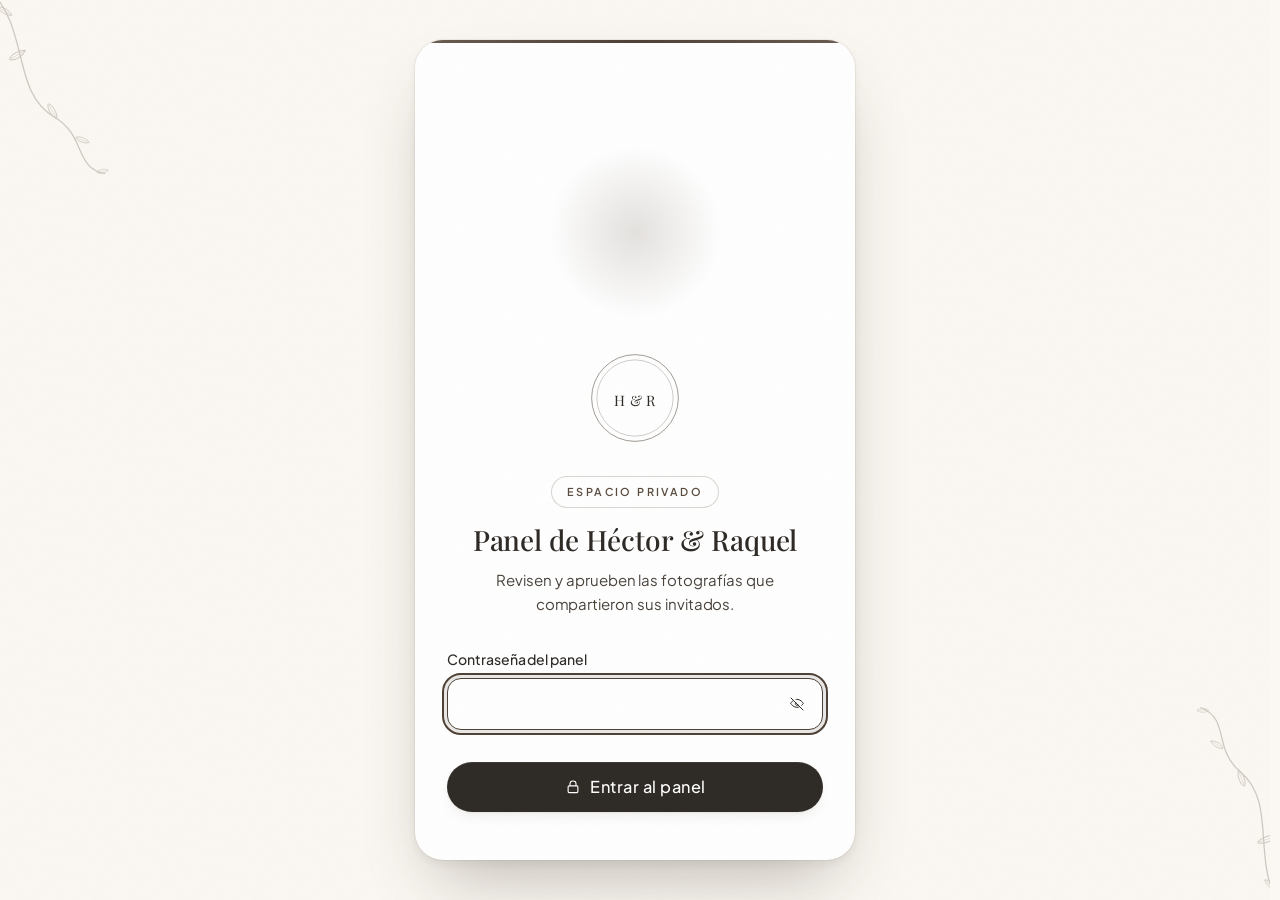
<file: admin.html>
<!DOCTYPE html>
<html lang="es">
<head>
<meta charset="UTF-8">
<meta name="viewport" content="width=device-width, initial-scale=1, viewport-fit=cover">
<title>Panel privado — Héctor &amp; Raquel</title>
<meta name="robots" content="noindex, nofollow">
<meta name="theme-color" content="#FFFFFF">
<link rel="icon" type="image/svg+xml" href="data:image/svg+xml,%3Csvg xmlns='http://www.w3.org/2000/svg' viewBox='0 0 32 32'%3E%3Ctext x='16' y='21' text-anchor='middle' font-family='Georgia,serif' font-size='15' fill='%232E2A26'%3EH%26R%3C/text%3E%3C/svg%3E">
<link rel="icon" type="image/png" sizes="32x32" href="assets/icons/favicon-32.png">
<link rel="icon" type="image/png" sizes="192x192" href="assets/icons/favicon-192.png">
<link rel="icon" type="image/png" sizes="512x512" href="assets/icons/favicon-512.png">
<link rel="apple-touch-icon" sizes="180x180" href="assets/icons/apple-touch-icon.png">
<link rel="preconnect" href="https://fonts.googleapis.com">
<link rel="preconnect" href="https://fonts.gstatic.com" crossorigin>
<link href="https://fonts.googleapis.com/css2?family=Playfair+Display:ital,wght@0,400;0,500;0,600;0,700;1,500&family=Cormorant+Garamond:ital,wght@0,400;0,500;1,400;1,500&family=Plus+Jakarta+Sans:wght@300;400;500;600;700&display=swap" rel="stylesheet">
<link rel="stylesheet" href="styles.css?v=14">
<link rel="stylesheet" href="admin.css?v=14">
</head>
<body class="admin-body">

<div id="aria-live-status" class="visually-hidden" role="status" aria-live="polite" aria-atomic="true"></div>
<div id="aria-live-alert" class="visually-hidden" role="alert" aria-live="assertive"></div>

<svg class="icon-sprite" aria-hidden="true" focusable="false">
  <defs>
    <symbol id="icon-arrow-left" viewBox="0 0 24 24"><path d="M15 5L8 12L15 19" fill="none" stroke="currentColor" stroke-width="1.6" stroke-linecap="round" stroke-linejoin="round"/></symbol>
    <symbol id="icon-arrow-right" viewBox="0 0 24 24"><path d="M9 5L16 12L9 19" fill="none" stroke="currentColor" stroke-width="1.6" stroke-linecap="round" stroke-linejoin="round"/></symbol>
    <symbol id="icon-close" viewBox="0 0 24 24"><path d="M6 6L18 18M18 6L6 18" fill="none" stroke="currentColor" stroke-width="1.6" stroke-linecap="round"/></symbol>
    <symbol id="icon-check" viewBox="0 0 24 24"><path d="M4.5 12.5L9.5 17.5L19.5 6.5" fill="none" stroke="currentColor" stroke-width="1.8" stroke-linecap="round" stroke-linejoin="round"/></symbol>
    <symbol id="icon-eye" viewBox="0 0 24 24"><path d="M2.5 12C3.5 10.3 7 6 12 6C17 6 20.5 10.3 21.5 12C20.5 13.7 17 18 12 18C7 18 3.5 13.7 2.5 12Z" fill="none" stroke="currentColor" stroke-width="1.5" stroke-linejoin="round"/><circle cx="12" cy="12" r="2.6" fill="none" stroke="currentColor" stroke-width="1.5"/></symbol>
    <symbol id="icon-eye-off" viewBox="0 0 24 24"><path d="M3 3L21 21" stroke="currentColor" stroke-width="1.5" stroke-linecap="round"/><path d="M10.6 5.2C11.1 5.1 11.5 5 12 5C17 5 20.5 9.3 21.5 11C21.2 11.6 20.4 12.8 19.2 14M6.3 6.9C4.3 8.3 3 10.3 2.5 11C3.5 12.7 7 17 12 17C13.4 17 14.6 16.7 15.7 16.1" fill="none" stroke="currentColor" stroke-width="1.5" stroke-linecap="round" stroke-linejoin="round"/><path d="M9.9 10C9.6 10.4 9.5 10.9 9.5 11.4C9.5 12.8 10.6 14 12 14C12.6 14 13.1 13.8 13.5 13.5" fill="none" stroke="currentColor" stroke-width="1.5" stroke-linecap="round" stroke-linejoin="round"/></symbol>
    <symbol id="icon-trash" viewBox="0 0 24 24"><path d="M5 7H19M9.5 7V5.3C9.5 4.6 10 4 10.8 4H13.2C14 4 14.5 4.6 14.5 5.3V7M7.5 7L8.2 18.5C8.3 19.4 9 20 9.8 20H14.2C15 20 15.7 19.4 15.8 18.5L16.5 7" fill="none" stroke="currentColor" stroke-width="1.4" stroke-linecap="round" stroke-linejoin="round"/></symbol>
    <symbol id="icon-download" viewBox="0 0 24 24"><path d="M12 4V15M12 15L8 11M12 15L16 11" fill="none" stroke="currentColor" stroke-width="1.6" stroke-linecap="round" stroke-linejoin="round"/><path d="M5 17V18.5C5 19.3 5.7 20 6.5 20H17.5C18.3 20 19 19.3 19 18.5V17" fill="none" stroke="currentColor" stroke-width="1.6" stroke-linecap="round"/></symbol>
    <symbol id="icon-retry" viewBox="0 0 24 24"><path d="M19 12A7 7 0 1 1 16.7 6.7" fill="none" stroke="currentColor" stroke-width="1.6" stroke-linecap="round"/><path d="M19 5.5V9.5H15" fill="none" stroke="currentColor" stroke-width="1.6" stroke-linecap="round" stroke-linejoin="round"/></symbol>
    <symbol id="icon-logout" viewBox="0 0 24 24"><path d="M9 4H6.5C5.7 4 5 4.7 5 5.5V18.5C5 19.3 5.7 20 6.5 20H9" fill="none" stroke="currentColor" stroke-width="1.6" stroke-linecap="round" stroke-linejoin="round"/><path d="M13 8L17 12L13 16M17 12H9.5" fill="none" stroke="currentColor" stroke-width="1.6" stroke-linecap="round" stroke-linejoin="round"/></symbol>
    <symbol id="icon-lock" viewBox="0 0 24 24"><rect x="5.5" y="10.5" width="13" height="9" rx="1.4" fill="none" stroke="currentColor" stroke-width="1.5"/><path d="M8 10.5V7.8C8 5.7 9.8 4 12 4C14.2 4 16 5.7 16 7.8V10.5" fill="none" stroke="currentColor" stroke-width="1.5"/></symbol>
    <symbol id="icon-alert" viewBox="0 0 24 24"><path d="M12 4L21 19H3L12 4Z" fill="none" stroke="currentColor" stroke-width="1.5" stroke-linejoin="round"/><line x1="12" y1="10" x2="12" y2="14" stroke="currentColor" stroke-width="1.5" stroke-linecap="round"/><circle cx="12" cy="16.7" r="0.9" fill="currentColor"/></symbol>
    <symbol id="botanico-hoja" viewBox="0 0 20 8"><path d="M0 4C4 0 14 0 20 4C14 8 4 8 0 4Z" fill="none" stroke="currentColor" stroke-width="1"/><path d="M2 4H18" stroke="currentColor" stroke-width="0.5"/></symbol>
  </defs>
</svg>

<!-- ============ PANTALLA DE ACCESO ============ -->
<main id="pantalla-login" class="login-pantalla">
  <div class="login-pantalla__botanico login-pantalla__botanico--tl" aria-hidden="true">
    <svg viewBox="0 0 160 160" fill="none">
      <path d="M8 8C40 40 25 90 60 110C85 125 75 150 100 155" stroke="currentColor" stroke-width="1"/>
      <use href="#botanico-hoja" width="13" height="5.2" x="-6.5" y="-2.6" transform="translate(20,25) rotate(30)"/>
      <use href="#botanico-hoja" width="15" height="6" x="-7.5" y="-3" transform="translate(30,60) rotate(-30)"/>
      <use href="#botanico-hoja" width="14" height="5.6" x="-7" y="-2.8" transform="translate(58,105) rotate(60)"/>
      <use href="#botanico-hoja" width="12" height="4.8" x="-6" y="-2.4" transform="translate(82,128) rotate(20)"/>
      <use href="#botanico-hoja" width="10" height="4" x="-5" y="-2" transform="translate(98,153) rotate(-10)"/>
    </svg>
  </div>
  <div class="login-pantalla__botanico login-pantalla__botanico--br" aria-hidden="true">
    <svg viewBox="0 0 160 160" fill="none">
      <path d="M152 152C120 120 135 70 100 50C75 35 85 10 60 5" stroke="currentColor" stroke-width="1"/>
      <use href="#botanico-hoja" width="13" height="5.2" x="-6.5" y="-2.6" transform="translate(140,135) rotate(210)"/>
      <use href="#botanico-hoja" width="15" height="6" x="-7.5" y="-3" transform="translate(130,100) rotate(150)"/>
      <use href="#botanico-hoja" width="14" height="5.6" x="-7" y="-2.8" transform="translate(102,55) rotate(240)"/>
      <use href="#botanico-hoja" width="12" height="4.8" x="-6" y="-2.4" transform="translate(78,32) rotate(200)"/>
      <use href="#botanico-hoja" width="10" height="4" x="-5" y="-2" transform="translate(62,7) rotate(170)"/>
    </svg>
  </div>

  <div class="login-tarjeta">
    <div class="login-tarjeta__glow" aria-hidden="true"></div>
    <div class="monogram monogram--login" aria-hidden="true">
      <svg viewBox="0 0 140 140"><circle cx="70" cy="70" r="66" fill="none" stroke="currentColor" stroke-width="0.8"/><circle cx="70" cy="70" r="58" fill="none" stroke="currentColor" stroke-width="0.4"/><text x="70" y="82" text-anchor="middle" class="monogram__text">H &amp; R</text></svg>
    </div>
    <p class="eyebrow eyebrow--center">Espacio privado</p>
    <h1 class="login-tarjeta__titulo">Panel de Héctor &amp; Raquel</h1>
    <p class="login-tarjeta__subtitulo">Revisen y aprueben las fotografías que compartieron sus invitados.</p>
    <span class="login-tarjeta__rule" aria-hidden="true"></span>

    <form id="form-login-admin" class="login-form" novalidate>
      <div class="campo-grupo">
        <label for="campo-password-admin">Contraseña del panel</label>
        <div class="login-form__campo-password">
          <input type="password" id="campo-password-admin" name="password" autocomplete="current-password" required>
          <button type="button" class="icon-btn icon-btn--pequeno" id="btn-mostrar-password" aria-label="Mostrar contraseña" aria-pressed="false">
            <svg aria-hidden="true"><use href="#icon-eye-off"></use></svg>
          </button>
        </div>
      </div>
      <p class="form-mensaje" id="mensaje-login-admin" role="alert" hidden></p>
      <button type="submit" class="btn btn--primary btn--large login-form__boton" id="btn-login-admin">
        <svg class="btn__icon" aria-hidden="true"><use href="#icon-lock"></use></svg>
        Entrar al panel
      </button>
    </form>
  </div>
</main>

<!-- ============ PANEL ============ -->
<div id="panel-admin" class="panel" hidden>

  <header class="panel-header">
    <div class="panel-header__marca">
      <span class="monogram monogram--nav" aria-hidden="true">
        <svg viewBox="0 0 60 60"><circle cx="30" cy="30" r="28" fill="none" stroke="currentColor" stroke-width="1"/><circle cx="30" cy="30" r="24" fill="none" stroke="currentColor" stroke-width="0.5"/><text x="30" y="37" text-anchor="middle" class="monogram__text">H&amp;R</text></svg>
      </span>
      <div>
        <p class="panel-header__titulo">Panel del álbum</p>
        <p class="panel-header__subtitulo">Solo visible para ustedes dos</p>
      </div>
    </div>
    <div class="panel-header__acciones">
      <button type="button" class="btn btn--outline btn--small" id="btn-actualizar-panel">
        <svg class="btn__icon" aria-hidden="true"><use href="#icon-retry"></use></svg>
        <span class="btn__texto-larga">Actualizar</span>
      </button>
      <button type="button" class="btn btn--outline btn--small" id="btn-cerrar-sesion-admin">
        <svg class="btn__icon" aria-hidden="true"><use href="#icon-logout"></use></svg>
        <span class="btn__texto-larga">Cerrar sesión</span>
      </button>
    </div>
  </header>

  <section class="panel-resumen" id="panel-resumen" aria-label="Resumen del álbum">
    <div class="resumen-tarjeta">
      <span class="resumen-tarjeta__numero" id="resumen-total">—</span>
      <span class="resumen-tarjeta__etiqueta">En total</span>
    </div>
    <div class="resumen-tarjeta resumen-tarjeta--pendiente">
      <span class="resumen-tarjeta__numero" id="resumen-pendiente">—</span>
      <span class="resumen-tarjeta__etiqueta">Por revisar</span>
    </div>
    <div class="resumen-tarjeta resumen-tarjeta--publicada">
      <span class="resumen-tarjeta__numero" id="resumen-publicada">—</span>
      <span class="resumen-tarjeta__etiqueta">Publicadas</span>
    </div>
    <div class="resumen-tarjeta resumen-tarjeta--oculta">
      <span class="resumen-tarjeta__numero" id="resumen-oculta">—</span>
      <span class="resumen-tarjeta__etiqueta">Ocultas</span>
    </div>
  </section>

  <div class="panel-moderacion" id="panel-moderacion">
    <label class="switch">
      <input type="checkbox" id="switch-moderacion" disabled>
      <span class="switch__riel" aria-hidden="true"></span>
    </label>
    <div class="panel-moderacion__texto">
      <label for="switch-moderacion" class="panel-moderacion__titulo">Revisar antes de publicar</label>
      <p class="panel-moderacion__ayuda">Si está activo, cada fotografía nueva queda "Por revisar" hasta que ustedes la aprueben aquí. Si está apagado, se publica sola en cuanto un invitado la sube.</p>
    </div>
  </div>

  <div class="panel-controles">
    <div class="galeria__filtros-envoltura panel-filtros-envoltura">
      <div class="galeria__filtros" id="admin-filtros" role="group" aria-label="Filtrar por estado"></div>
    </div>
    <button type="button" class="btn btn--primary" id="btn-descargar-album">
      <svg class="btn__icon" aria-hidden="true"><use href="#icon-download"></use></svg>
      Descargar álbum
    </button>
  </div>

  <main class="panel-contenido">
    <ul class="admin-grid" id="admin-grid" aria-live="polite"></ul>

    <p class="admin-vacio" id="admin-vacio" hidden>No hay fotografías que coincidan con este filtro.</p>
    <div class="admin-error" id="admin-error" hidden>
      <svg aria-hidden="true"><use href="#icon-alert"></use></svg>
      <p id="admin-error-mensaje">No se pudo cargar la información del álbum.</p>
      <button type="button" class="btn btn--outline btn--small" id="admin-reintentar">Reintentar</button>
    </div>
  </main>
</div>

<!-- ============ VISOR DE FOTOGRAFÍA (modal pequeño y discreto) ============ -->
<div class="visor-modal" id="admin-lightbox" hidden>
  <div class="visor-modal__overlay" data-cerrar-visor></div>
  <div class="visor-modal__panel" role="dialog" aria-modal="true" aria-label="Visor de fotografía">
    <button type="button" class="visor-modal__cerrar" data-cerrar-visor aria-label="Cerrar visor">
      <svg aria-hidden="true"><use href="#icon-close"></use></svg>
    </button>

    <div class="visor-modal__imagen-envoltura">
      <button type="button" class="visor-modal__nav" id="admin-visor-prev" aria-label="Fotografía anterior">
        <svg aria-hidden="true"><use href="#icon-arrow-left"></use></svg>
      </button>
      <img id="admin-visor-imagen" class="visor-modal__imagen" alt="">
      <button type="button" class="visor-modal__nav" id="admin-visor-next" aria-label="Fotografía siguiente">
        <svg aria-hidden="true"><use href="#icon-arrow-right"></use></svg>
      </button>
    </div>

    <div class="visor-modal__pie">
      <div class="visor-modal__fila-superior">
        <span class="visor-modal__categoria" id="admin-visor-categoria"></span>
        <span class="visor-modal__estado" id="admin-visor-estado"></span>
      </div>
      <p class="visor-modal__invitado" id="admin-visor-invitado"></p>
      <p class="visor-modal__dedicatoria" id="admin-visor-dedicatoria"></p>
      <div class="visor-modal__meta">
        <span class="visor-modal__fecha" id="admin-visor-fecha"></span>
        <span class="visor-modal__contador"><span id="admin-visor-actual">1</span> / <span id="admin-visor-total">1</span></span>
        <a class="visor-modal__descarga" id="admin-visor-original" target="_blank" rel="noopener">
          <svg aria-hidden="true"><use href="#icon-download"></use></svg> Ver original
        </a>
      </div>
    </div>
  </div>
</div>

<!-- ============ MODAL DE DESCARGA ============ -->
<div class="modal" id="modal-descarga" hidden>
  <div class="modal__overlay" data-cerrar-modal="descarga"></div>
  <div class="modal__panel" role="dialog" aria-modal="true" aria-labelledby="descarga-titulo">
    <button type="button" class="modal__cerrar" data-cerrar-modal="descarga" aria-label="Cerrar">
      <svg aria-hidden="true"><use href="#icon-close"></use></svg>
    </button>
    <h2 id="descarga-titulo" class="modal__titulo">Descargar el álbum</h2>
    <p class="modal__texto">Se generará un único PDF con las fotografías acomodadas en cuadrícula, como páginas de álbum. El enlace de descarga aparecerá aquí en cuanto esté listo.</p>

    <form id="form-descarga">
      <div class="campo-grupo">
        <label for="campo-filtro-descarga">¿Qué fotografías incluir?</label>
        <select id="campo-filtro-descarga" name="filtro" data-ui-modo="tarjetas">
          <option value="publicada" data-desc="Lo que ya ven los invitados en la galería.">Solo las publicadas</option>
          <option value="todas" data-desc="Incluye también las pendientes y las ocultas.">Todas las fotografías</option>
        </select>
      </div>
      <button type="submit" class="btn btn--primary" id="btn-generar-descarga">
        <svg class="btn__icon" aria-hidden="true"><use href="#icon-download"></use></svg>
        Generar PDF del álbum
      </button>
    </form>

    <div class="descarga-estado" id="descarga-estado" hidden></div>
  </div>
</div>

<!-- ============ PLANTILLA DE TARJETA (clonada por admin.js, nunca innerHTML) ============ -->
<template id="tpl-admin-card">
  <li class="admin-card">
    <div class="admin-card__marco">
      <button type="button" class="admin-card__enlace-imagen" aria-label="Ver fotografía en pantalla completa">
        <img class="admin-card__img" loading="lazy" alt="">
      </button>
      <span class="admin-card__estado"></span>
    </div>
    <div class="admin-card__info">
      <p class="admin-card__categoria"></p>
      <p class="admin-card__invitado"></p>
      <p class="admin-card__dedicatoria"></p>
      <p class="admin-card__fecha"></p>
    </div>
    <div class="admin-card__acciones">
      <button type="button" class="btn btn--outline btn--small admin-card__aprobar">
        <svg aria-hidden="true"><use href="#icon-check"></use></svg> Aprobar
      </button>
      <button type="button" class="btn btn--outline btn--small admin-card__ocultar">
        <svg aria-hidden="true"><use href="#icon-eye-off"></use></svg> Ocultar
      </button>
      <button type="button" class="btn btn--outline btn--small admin-card__eliminar">
        <svg aria-hidden="true"><use href="#icon-trash"></use></svg> Eliminar
      </button>
      <div class="admin-card__confirmar" hidden>
        <span>¿Eliminar definitivamente?</span>
        <button type="button" class="btn btn--primary btn--small admin-card__confirmar-si">Sí, eliminar</button>
        <button type="button" class="btn btn--outline btn--small admin-card__confirmar-no">Cancelar</button>
      </div>
    </div>
  </li>
</template>

<template id="tpl-admin-skeleton">
  <li class="admin-card admin-card--skeleton" aria-hidden="true"></li>
</template>

<script src="config.js?v=14" defer></script>
<script src="ui-select.js?v=14" defer></script>
<script src="admin.js?v=14" defer></script>
</body>
</html>
</file>
<file: styles.css>
/* ==========================================================================
   Héctor & Raquel — Landing page del álbum colaborativo de boda
   Mobile-first. Variables centralizadas. Sin frameworks.
   ========================================================================== */

/* ---------- Reset mínimo ---------- */
/* [hidden] tiene la misma especificidad que clases como .modal{display:flex};
   sin !important, la regla de clase gana y el elemento "oculto" se ve igual. */
[hidden] { display: none !important; }
*, *::before, *::after { box-sizing: border-box; }
html, body, h1, h2, h3, p, ul, li, figure, figcaption, form, fieldset { margin: 0; padding: 0; }
ul { list-style: none; }
button { font: inherit; color: inherit; background: none; border: 0; cursor: pointer; }
input, textarea, select { font: inherit; color: inherit; }
img { max-width: 100%; display: block; }
a { color: inherit; text-decoration: none; }

/* ---------- Tokens de diseño ---------- */
:root {
  /* Paleta tomada de la referencia moodboard del usuario (blanco, mushroom
     taupe, gris cálido, arena, oliva-dorado, champagne) — verificada con
     contraste WCAG AA para texto sobre fondo. */
  --color-blanco-calido: #FFFFFF;
  --color-marfil: #F5EFE6;
  --color-beige: #EAD9BF;
  --color-champagne: #DBCBA0;
  /* Gris cálido casi neutro (swatch de la referencia): uso puntual en bordes
     y detalles, no como fondo dominante de sección. */
  --color-gris-calido: #E4DADA;
  --color-rosa-empolvado: #E7CFC9; /* reservado, sin uso actual (ver nota de diseño) */
  --color-gris-rosado: #D9CCC8;    /* reservado, sin uso actual (ver nota de diseño) */
  --color-taupe: #8C7C6E;
  --color-taupe-oscuro: #6B5D50;
  /* El acento ya no es dorado/amarillo: ahora es un taupe-marrón cálido y
     neutro, más elegante. Se eligió más oscuro que --color-taupe porque este
     tono se usa mucho en detalles decorativos a baja opacidad (ramas, hojas)
     que con un taupe más claro casi desaparecían sobre fondos marfil/beige.
     Los nombres de variable se conservan (los usan decenas de reglas) pero
     el color ya no es dorado. */
  --color-dorado: #6B5D50;
  --color-dorado-oscuro: #4E4136;
  /* Variante más oscura, verificada en ≥4.5:1 sobre todos los fondos de sección
     donde se usa como texto pequeño (eyebrow, fecha, categoría de foto). */
  --color-dorado-texto: #5A4C3F;
  --color-carbon: #2E2A26;
  --color-carbon-suave: #4A433C;
  --color-error: #8A352D; /* verificado ≥4.5:1 como texto sobre todos los fondos de sección */
  --color-exito: #3F5B43; /* verde oscurecido: verificado ≥4.5:1 como texto sobre todos los fondos de sección */
  /* "Favorito" (corazón) tenía prestado el rojo de error, semánticamente
     raro para un ícono de "me encanta". Un rosa envejecido propio, más
     romántico y acorde a una boda. Dos tonos como con el acento taupe:
     uno para fondos claros y uno más claro para el lightbox de fondo oscuro. */
  --color-favorito: #A85D52;
  --color-favorito-claro: #E8918A;

  --color-fondo: var(--color-blanco-calido);
  --color-texto: var(--color-carbon);
  --color-texto-suave: var(--color-carbon-suave);

  /* Tipografía: serif editorial (títulos) + sans limpia (interfaz) */
  --font-serif: 'Playfair Display', Georgia, 'Times New Roman', serif;
  --font-serif-italic: 'Cormorant Garamond', Georgia, serif;
  --font-sans: 'Inter', -apple-system, BlinkMacSystemFont, 'Segoe UI', system-ui, sans-serif;

  --fs-eyebrow: 0.78rem;
  --fs-body: 1rem;
  --fs-lead: 1.125rem;
  --fs-h2: clamp(1.75rem, 1.35rem + 1.8vw, 2.75rem);
  --fs-h1: clamp(2.4rem, 1.5rem + 4vw, 4.8rem);

  --space-1: 0.25rem;
  --space-2: 0.5rem;
  --space-3: 0.75rem;
  --space-4: 1rem;
  --space-5: 1.5rem;
  --space-6: 2rem;
  --space-7: 3rem;
  --space-8: 4.5rem;
  --space-9: 6.5rem;

  --shadow-sm: 0 2px 10px -3px rgba(74, 60, 42, 0.16);
  --shadow-md: 0 14px 30px -10px rgba(74, 60, 42, 0.22);
  --shadow-lg: 0 30px 60px -18px rgba(58, 46, 34, 0.30);

  --radius-sm: 4px;
  --radius-md: 10px;
  --radius-lg: 18px;

  --dur-fast: 180ms;
  --dur-base: 340ms;
  --dur-slow: 640ms;
  --ease-out: cubic-bezier(0.16, 1, 0.3, 1);
  --ease-in-out: cubic-bezier(0.65, 0, 0.35, 1);

  --container-max: 1280px;
  --nav-height: 72px;
  --z-nav: 500;
  --z-fab: 400;
  --z-modal: 700;
  --z-lightbox: 800;

  color-scheme: light;
}

/* Referencia de breakpoints (mobile-first): 480 / 600 / 768 / 1024 / 1280 / 1366 */

/* Nota de diseño deliberada: esta página NO sigue el modo oscuro del sistema.
   Es la paleta cálida y romántica de una boda concreta (marfil/champagne/rosa
   empolvado/dorado); invertir solo parte de los colores según el SO del
   visitante producía secciones con bajo contraste y tonos "café" no deseados
   (fondo y texto quedaban desincronizados). Se fuerza siempre el modo claro. */

/* ---------- Base ---------- */
/* overflow-x:hidden también en <html> (no solo <body>): en iOS Safari, un
   hijo con scroll horizontal propio (como la fila de filtros) puede
   "filtrarse" y volver desplazable TODA la página si <html> no lo contiene
   también — es la causa de que en el panel se vieran las tarjetas de resumen
   y el botón de descarga cortados/movidos en el celular. */
html { -webkit-text-size-adjust: 100%; scroll-behavior: smooth; scroll-padding-top: var(--nav-height); overflow-x: hidden; max-width: 100vw; }

/* Barra de scroll a juego con la paleta (Firefox + navegadores basados en WebKit/Blink).
   Se aplica en todo el sitio, incluido el panel de administración. */
html { scrollbar-width: thin; scrollbar-color: var(--color-taupe) var(--color-marfil); }
::-webkit-scrollbar { width: 12px; height: 12px; }
::-webkit-scrollbar-track { background: var(--color-marfil); }
::-webkit-scrollbar-thumb { background-color: var(--color-taupe); border-radius: 8px; border: 3px solid var(--color-marfil); }
::-webkit-scrollbar-thumb:hover { background-color: var(--color-dorado-oscuro); }
@media (prefers-reduced-motion: reduce) { html { scroll-behavior: auto; } }

body {
  background: var(--color-fondo);
  color: var(--color-texto);
  font-family: var(--font-sans);
  font-size: var(--fs-body);
  line-height: 1.6;
  overflow-x: hidden;
  max-width: 100vw;
  min-height: 100dvh;
}
body.no-scroll { overflow: hidden; }

h1, h2, h3 { font-family: var(--font-serif); font-weight: 500; color: var(--color-texto); line-height: 1.15; }

.visually-hidden {
  position: absolute; width: 1px; height: 1px; padding: 0; margin: -1px;
  overflow: hidden; clip: rect(0,0,0,0); white-space: nowrap; border: 0;
}

.skip-link {
  position: fixed; top: -100%; left: var(--space-4); z-index: 999;
  background: var(--color-carbon); color: var(--color-blanco-calido);
  padding: var(--space-3) var(--space-5); border-radius: var(--radius-sm);
  transition: top var(--dur-fast) var(--ease-out);
}
.skip-link:focus { top: var(--space-4); }

:focus-visible { outline: 2.5px solid var(--color-dorado-oscuro); outline-offset: 3px; border-radius: var(--radius-sm); }

.container { max-width: var(--container-max); margin-inline: auto; padding-inline: var(--space-5); }
.container--narrow { max-width: 640px; }
.container--wide { max-width: var(--container-max); }

.eyebrow { font-size: var(--fs-eyebrow); letter-spacing: 0.16em; text-transform: uppercase; color: var(--color-dorado-texto); font-weight: 600; margin-bottom: var(--space-3); }
.eyebrow--center { text-align: center; }

.section-title { font-size: var(--fs-h2); max-width: 20ch; }
.section-title--center { text-align: center; max-width: none; margin-inline: auto; }

.section-rule {
  display: block; width: 64px; height: 1px; background: var(--color-dorado); margin-block: var(--space-5) var(--space-6);
  transform-origin: left center; transform: scaleX(0);
  transition: transform 900ms var(--ease-out);
}
.section-rule--center { margin-inline: auto; }
.section-rule.is-visible { transform: scaleX(1); }

.section-deco { position: absolute; width: 46px; height: 46px; color: var(--color-dorado); opacity: 0.5; pointer-events: none; }
.section-deco svg { width: 100%; height: 100%; }
.section-deco--leaf-left { top: var(--space-6); left: var(--space-4); transform: rotate(-15deg); }

/* ---------- Botones ---------- */
.btn {
  display: inline-flex; align-items: center; justify-content: center; gap: var(--space-2);
  min-height: 48px; padding: var(--space-3) var(--space-6);
  border-radius: var(--radius-sm); font-weight: 500; font-size: 0.95rem; letter-spacing: 0.02em;
  transition: transform var(--dur-fast) var(--ease-out), box-shadow var(--dur-fast) var(--ease-out), background-color var(--dur-fast) var(--ease-out), border-color var(--dur-fast) var(--ease-out);
  touch-action: manipulation;
}
.btn:active { transform: scale(0.97); }
.btn__icon { width: 18px; height: 18px; }
.btn--primary {
  background: var(--color-carbon); color: var(--color-blanco-calido);
  box-shadow: var(--shadow-sm), inset 0 1px 0 rgba(255,255,255,0.08);
  position: relative; letter-spacing: 0.03em; overflow: hidden;
}
.btn--primary::before {
  content: ''; position: absolute; top: 0; bottom: 0; left: -60%; width: 40%;
  background: linear-gradient(115deg, transparent, rgba(255,255,255,0.16), transparent);
  transform: skewX(-20deg); transition: left 650ms var(--ease-out);
}
.btn--primary:hover::before { left: 130%; }
.btn--primary::after {
  content: ''; position: absolute; left: 50%; bottom: 7px; width: 0; height: 1.5px;
  background: var(--color-dorado); transform: translateX(-50%);
  transition: width var(--dur-base) var(--ease-out);
}
.btn--primary:hover::after { width: calc(100% - 44px); }
.btn--primary:hover { box-shadow: var(--shadow-md), inset 0 1px 0 rgba(255,255,255,0.1); background: var(--color-carbon-suave); }
.btn--outline { background: transparent; color: var(--color-carbon); border: 1.4px solid var(--color-taupe); }
.btn--outline:hover { border-color: var(--color-dorado-oscuro); background: rgba(107, 93, 80, 0.14); color: var(--color-dorado-oscuro); }
.btn--invertido { color: var(--color-blanco-calido); border-color: rgba(255,255,255,0.55); }
.btn--invertido:hover { background: rgba(255,255,255,0.14); border-color: var(--color-blanco-calido); }
.btn--large { padding-inline: var(--space-7); font-size: 1.02rem; }
.btn--small { min-height: 40px; padding: var(--space-2) var(--space-4); font-size: 0.85rem; }
.btn:disabled { opacity: 0.5; cursor: not-allowed; transform: none; box-shadow: none; }

.icon-btn {
  display: inline-flex; align-items: center; justify-content: center;
  width: 44px; height: 44px; border-radius: 50%;
  background: rgba(255, 255, 255, 0.9); color: var(--color-carbon);
  transition: transform var(--dur-fast) var(--ease-out), background-color var(--dur-fast) var(--ease-out), color var(--dur-fast) var(--ease-out);
}
.icon-btn svg { width: 20px; height: 20px; }
.icon-btn:hover { transform: translateY(-2px); background: var(--color-marfil); }
.icon-btn--pequeno { width: 44px; height: 44px; }
.icon-btn--pequeno svg { width: 16px; height: 16px; }
.icon-btn[aria-pressed="true"] { color: var(--color-favorito); }

/* ---------- Monograma ---------- */
.monogram { color: var(--color-dorado-oscuro); }
.monogram svg { width: 100%; height: 100%; display: block; }
.monogram__text { font-family: var(--font-serif); font-size: 22px; fill: var(--color-carbon); letter-spacing: 0.02em; }
.monogram--nav { width: 40px; height: 40px; }
.monogram--nav .monogram__text { font-size: 17px; }
.monogram--hero { width: clamp(90px, 13vw, 140px); height: clamp(90px, 13vw, 140px); margin-inline: auto; margin-bottom: var(--space-4); }
.monogram__text--hero { font-size: 38px; }
.monogram--gracias { width: 84px; height: 84px; margin: 0 auto var(--space-4); color: var(--color-dorado); }
.monogram--gracias .monogram__text { fill: var(--color-blanco-calido); }

/* ==========================================================================
   NAVEGACIÓN
   ========================================================================== */
.nav {
  position: fixed; inset: 0 0 auto 0; z-index: var(--z-nav); height: var(--nav-height);
  background: rgba(255, 255, 255, 0.86); backdrop-filter: blur(10px);
  border-bottom: 1px solid rgba(166, 144, 126, 0.22);
}
.nav__inner {
  max-width: var(--container-max); margin-inline: auto; height: 100%;
  padding-inline: var(--space-5); padding-top: env(safe-area-inset-top);
  display: flex; align-items: center; justify-content: space-between; gap: var(--space-4);
}
.nav__brand { display: inline-flex; align-items: center; gap: var(--space-3); }
.nav__brand-texto { font-family: var(--font-serif-italic); font-style: italic; font-size: 1.05rem; white-space: nowrap; }
/* En pantallas muy angostas, el nombre junto al monograma + hamburguesa se
   apretaba demasiado; se prioriza el monograma, que ya identifica la marca. */
@media (max-width: 420px) { .nav__brand-texto { display: none; } }
.nav__enlaces { display: none; align-items: center; gap: var(--space-6); }
.nav__enlaces a {
  font-size: 0.9rem; color: var(--color-texto-suave); position: relative; padding-block: var(--space-2);
  transition: color var(--dur-fast) var(--ease-out);
}
.nav__enlaces a::after {
  content: ''; position: absolute; left: 0; right: 100%; bottom: 0; height: 1.4px; background: var(--color-dorado-oscuro);
  transition: right var(--dur-base) var(--ease-out);
}
.nav__enlaces a:hover { color: var(--color-texto); }
.nav__enlaces a:hover::after { right: 0; }
.nav__acciones { display: flex; align-items: center; gap: var(--space-3); }
.nav__cta { display: none; }
.nav__hamburguesa { width: 44px; height: 44px; display: grid; place-items: center; position: relative; }
.nav__hamburguesa svg { width: 22px; height: 22px; position: absolute; transition: opacity var(--dur-fast) var(--ease-out), transform var(--dur-fast) var(--ease-out); }
.nav__hamburguesa-icono-cerrar { opacity: 0; transform: rotate(-45deg); }
.nav[data-menu-open="true"] .nav__hamburguesa-icono-abrir { opacity: 0; transform: rotate(45deg); }
.nav[data-menu-open="true"] .nav__hamburguesa-icono-cerrar { opacity: 1; transform: rotate(0); }

@media (min-width: 900px) {
  .nav__enlaces { display: flex; }
  .nav__cta { display: inline-flex; }
  .nav__hamburguesa { display: none; }
}

.menu-movil__overlay {
  position: fixed; inset: 0; top: var(--nav-height); background: rgba(46,42,38,0.4);
  backdrop-filter: blur(2px); -webkit-backdrop-filter: blur(2px);
  animation: fadeIn var(--dur-fast) var(--ease-out);
}
.menu-movil {
  position: fixed; top: var(--nav-height); left: 0; right: 0; z-index: var(--z-nav);
  background: var(--color-blanco-calido); box-shadow: var(--shadow-lg);
  padding: var(--space-4) var(--space-5) var(--space-5); display: flex; flex-direction: column;
  border-radius: 0 0 var(--radius-lg) var(--radius-lg);
  border-top: 1px solid var(--color-beige);
  animation: menuDown var(--dur-base) var(--ease-out);
  max-height: calc(100dvh - var(--nav-height)); overflow-y: auto;
}
@keyframes menuDown { from { opacity: 0; transform: translateY(-12px); } to { opacity: 1; transform: translateY(0); } }
.menu-movil a {
  padding: var(--space-4) var(--space-3); font-size: 1.05rem; min-height: 44px;
  display: flex; align-items: center; color: var(--color-texto);
  border-bottom: 1px solid var(--color-beige);
  border-left: 2px solid transparent;
  transition: background var(--dur-fast) var(--ease-out), border-color var(--dur-fast) var(--ease-out), padding-left var(--dur-fast) var(--ease-out);
}
.menu-movil a:last-of-type { border-bottom: none; }
.menu-movil a:hover, .menu-movil a:focus-visible {
  background: var(--color-marfil); border-left-color: var(--color-dorado-oscuro); padding-left: var(--space-4);
}
.menu-movil__cta { margin-top: var(--space-4); width: 100%; }
@media (min-width: 900px) { .menu-movil, .menu-movil__overlay { display: none !important; } }

/* ==========================================================================
   HERO
   ========================================================================== */
.hero {
  position: relative; min-height: 100dvh; display: flex; align-items: center; justify-content: center;
  overflow: hidden; padding: calc(var(--nav-height) + var(--space-6)) var(--space-4) var(--space-8);
  isolation: isolate;
}
.hero__bg { position: absolute; inset: 0; z-index: -2; }
.hero__photo {
  width: 100%; height: 100%; object-fit: cover; object-position: center 28%;
  animation: heroReveal 1300ms var(--ease-out) both, heroKenBurns 24s ease-in-out 1300ms infinite alternate;
  transform-origin: center 32%;
}
/* Blanco cálido (255,255,255) en vez del hueso más oscuro que tenía antes
   (246,240,232) — un hero más blanco, menos "crema". */
.hero__scrim { position: absolute; inset: 0; background: linear-gradient(180deg, rgba(255,255,255,0.62) 0%, rgba(255,255,255,0.8) 55%, rgba(255,255,255,0.97) 100%); }
@keyframes heroReveal {
  from { clip-path: inset(0 0 100% 0); transform: scale(1.05); }
  to { clip-path: inset(0 0 0 0); transform: scale(1); }
}
/* Respiración muy lenta de la fotografía del hero — un clásico gesto de
   video de bodas, casi imperceptible salvo por el tiempo prolongado en pantalla. */
@keyframes heroKenBurns {
  from { transform: scale(1); }
  to { transform: scale(1.055); }
}

.hero__botanicals { position: absolute; inset: 0; z-index: -1; pointer-events: none; }
.branch { position: absolute; top: 0; height: 76%; color: var(--color-dorado); opacity: 0.38; will-change: transform; }
.branch--left { left: -18px; }
.branch--right { right: -18px; }

.hero__content { position: relative; max-width: 740px; text-align: center; display: flex; flex-direction: column; align-items: center; }
.hero__content::before {
  content: ''; position: absolute; top: -8%; left: 50%; width: 140%; aspect-ratio: 1; z-index: -1;
  transform: translateX(-50%); pointer-events: none;
  background: radial-gradient(closest-side, rgba(107,93,80,0.16), rgba(107,93,80,0) 72%);
}
.hero__eyebrow { font-size: var(--fs-eyebrow); letter-spacing: 0.2em; text-transform: uppercase; color: var(--color-dorado-texto); font-weight: 600; margin-bottom: var(--space-4); }
.hero__names { font-size: var(--fs-h1); display: flex; align-items: baseline; gap: 0.35em; flex-wrap: wrap; justify-content: center; margin-bottom: var(--space-4); }
.hero__amp { font-family: var(--font-serif-italic); font-style: italic; color: var(--color-dorado-oscuro); font-size: 0.65em; }
.hero__tagline { font-family: var(--font-serif-italic); font-style: italic; font-size: clamp(1.15rem, 1rem + 0.9vw, 1.6rem); color: var(--color-texto); max-width: 42ch; margin-inline: auto; margin-bottom: var(--space-2); }
.hero__cita { font-size: 0.8rem; letter-spacing: 0.06em; color: var(--color-taupe); margin-bottom: var(--space-3); }
.hero__subtitle { color: var(--color-texto-suave); max-width: 46ch; margin-bottom: var(--space-3); }
.hero__date { font-size: 0.85rem; letter-spacing: 0.08em; text-transform: uppercase; color: var(--color-dorado-texto); font-style: italic; margin-bottom: var(--space-6); }
.hero__actions { display: flex; flex-wrap: wrap; gap: var(--space-3); justify-content: center; }

.hero__scroll-cue {
  position: absolute; bottom: var(--space-6); left: 50%; transform: translateX(-50%);
  width: 44px; height: 44px; border-radius: 50%; display: flex; align-items: center; justify-content: center;
  color: var(--color-carbon); animation: bob 2.6s ease-in-out infinite;
}
.hero__scroll-cue svg { width: 22px; height: 22px; }
@keyframes bob { 0%, 100% { transform: translate(-50%, 0); } 50% { transform: translate(-50%, 8px); } }

.reveal-up { opacity: 0; transform: translateY(22px); }
.hero.is-ready .reveal-up { animation: revealUp var(--dur-slow) var(--ease-out) forwards; animation-delay: var(--reveal-delay, 0ms); }
@keyframes revealUp { to { opacity: 1; transform: translateY(0); } }

.reveal-mask { opacity: 0; clip-path: inset(0 50% 0 50%); transform: scale(0.9); }
.hero.is-ready .reveal-mask { animation: revealMask 900ms var(--ease-out) 60ms forwards; }
@keyframes revealMask { to { opacity: 1; clip-path: inset(0 0 0 0); transform: scale(1); } }

/* ---------- Reveals de scroll genéricos ---------- */
.reveal-on-scroll { opacity: 0; transform: translateY(28px); transition: opacity 760ms var(--ease-out), transform 760ms var(--ease-out); }
.reveal-on-scroll.is-visible { opacity: 1; transform: translateY(0); }

/* Títulos: revelado editorial con máscara (barrido) en vez de solo desvanecer. */
.reveal-on-scroll.titulo-mascara {
  transform: none;
  clip-path: inset(0 101% 0 0);
  transition: opacity 500ms var(--ease-out), clip-path 900ms var(--ease-out);
}
.reveal-on-scroll.titulo-mascara.is-visible { clip-path: inset(0 -1% 0 0); }

/* ==========================================================================
   HISTORIA — composición editorial asimétrica
   ========================================================================== */
.historia {
  position: relative; padding: var(--space-9) 0; overflow: hidden;
  background: var(--color-blanco-calido);
}
.historia__grid { display: grid; gap: var(--space-8); align-items: center; }
@media (min-width: 900px) { .historia__grid { grid-template-columns: 1fr 1.1fr; gap: var(--space-9); } }
.historia__texto { max-width: 46ch; }
.historia__lead { font-size: var(--fs-lead); color: var(--color-texto-suave); margin-bottom: var(--space-6); }
.historia__lead::first-letter {
  font-family: var(--font-serif); font-size: 3.6em; font-weight: 600; float: left; line-height: 0.78;
  padding: 0.04em 0.08em 0 0; color: var(--color-dorado-oscuro);
}
/* Las dos fotos van en flujo normal del documento (nunca position:absolute
   dentro de un contenedor vacío): así su alto siempre viene de contenido
   real y el bloque no puede colapsar a tamaño cero. La superposición se
   logra con un margen negativo, la misma técnica de toda la vida — más
   robusta que depender de aspect-ratio en un contenedor sin contenido en
   flujo normal. */
.historia__collage { position: relative; max-width: 520px; margin-inline: auto; padding-bottom: var(--space-5); }
.historia__collage-leaf { position: absolute; top: -8%; left: -4%; width: 22%; aspect-ratio: 3/5; color: var(--color-dorado); opacity: 0.4; z-index: 1; pointer-events: none; }
.historia__foto { display: block; border-radius: var(--radius-sm); overflow: hidden; box-shadow: var(--shadow-md); background: var(--color-marfil); }
.historia__foto img { display: block; width: 100%; height: 100%; object-fit: cover; }
.historia__foto--principal { width: 78%; aspect-ratio: 4/5; margin-inline-start: auto; position: relative; z-index: 2; }
.historia__foto--secundaria {
  width: 54%; aspect-ratio: 4/5; margin-top: -30%; border: 6px solid var(--color-marfil);
  position: relative; z-index: 3;
}
[data-reveal-dir="right"].reveal-on-scroll { transform: translate(24px, 12px); }
[data-reveal-dir="right"].reveal-on-scroll.is-visible { transform: translate(0, 0); }
[data-reveal-dir="left"].reveal-on-scroll { transform: translate(-24px, 12px); }
[data-reveal-dir="left"].reveal-on-scroll.is-visible { transform: translate(0, 0); }

@media (max-width: 899px) {
  .historia__collage { margin-top: var(--space-6); }
}

/* ---------- Nuestra historia: línea de tiempo editorial ---------- */
.historia__momentos-envoltura { margin-top: var(--space-9); text-align: center; }
.historia__momentos-titulo { font-size: var(--fs-h2); margin-bottom: var(--space-8); }
.historia-momentos {
  position: relative; display: flex; flex-direction: column; gap: var(--space-7);
  max-width: 980px; margin-inline: auto; text-align: left;
}
@media (min-width: 820px) {
  .historia-momentos { flex-direction: row; gap: var(--space-6); text-align: center; }
  .historia-momentos::before {
    content: ''; position: absolute; top: 17px; left: calc(16.6% + 17px); right: calc(16.6% + 17px);
    height: 1px; background: var(--color-dorado); opacity: 0.55; z-index: 0;
  }
}
.historia-momento { position: relative; z-index: 1; flex: 1; padding-top: calc(var(--space-6) + 6px); }
.historia-momento__marcador {
  position: absolute; top: 0; left: 0; width: 34px; height: 34px; border-radius: 50%;
  display: flex; align-items: center; justify-content: center;
  border: 1.4px solid var(--color-dorado); background: var(--color-marfil);
  font-family: var(--font-serif); font-size: 0.78rem; color: var(--color-dorado-oscuro);
}
@media (min-width: 820px) { .historia-momento__marcador { left: 50%; transform: translateX(-50%); } }
.historia-momento__titulo { font-size: 1.1rem; margin-bottom: var(--space-2); }
.historia-momento__texto { color: var(--color-texto-suave); font-size: 0.92rem; }

/* ==========================================================================
   GALERÍA — exposición fotográfica (masonry editorial)
   ========================================================================== */
.galeria {
  padding: var(--space-9) 0;
  /* Blanco puro: la galería se siente como una sala de exposición de
     paredes blancas, no un bloque de color. */
  background: var(--color-blanco-calido);
}

.galeria__contador { text-align: center; font-size: 0.85rem; color: var(--color-texto-suave); font-style: italic; font-family: var(--font-serif-italic); min-height: 1.4em; }
.galeria__filtros-envoltura {
  position: relative; margin: var(--space-7) 0; overflow-x: auto; overflow-y: hidden;
  -webkit-overflow-scrolling: touch; scrollbar-width: none;
  /* max-width:100% explícito: .galeria__filtros (el hijo) usa width:max-content
     a propósito para poder desplazarse, pero sin este límite en el propio
     envoltorio algunos navegadores móviles ensanchan la página entera en vez
     de solo esta fila (el bug de las tarjetas y el botón "movidos" en el
     panel). Es la misma fila que usa el panel de administración. */
  max-width: 100%;
}
.galeria__filtros-envoltura::-webkit-scrollbar { display: none; }
/* En celular no caben todas las categorías: la fila se desliza horizontal,
   pero un corte seco en el borde se ve como un botón roto en vez de "hay más,
   desliza". Este desvanecido avisa que sigue el contenido sin agregar una
   flecha o texto que compita con los filtros. */
.galeria__filtros-envoltura::before, .galeria__filtros-envoltura::after {
  content: ''; position: absolute; top: 0; bottom: 0; width: 28px; pointer-events: none; z-index: 2;
}
.galeria__filtros-envoltura::before { left: 0; background: linear-gradient(90deg, var(--color-blanco-calido), rgba(255,255,255,0)); }
.galeria__filtros-envoltura::after { right: 0; background: linear-gradient(270deg, var(--color-blanco-calido), rgba(255,255,255,0)); }
/* position:relative + un único indicador deslizante (en vez de flex-wrap en
   escritorio) para que el fondo activo pueda desplazarse suavemente entre
   pestañas sin importar el tamaño de pantalla. */
.galeria__filtros { position: relative; display: flex; gap: var(--space-2); justify-content: flex-start; width: max-content; margin-inline: auto; padding-inline: var(--space-1); }

.filtro-pill__indicador {
  position: absolute; top: 0; left: 0; height: 100%; border-radius: 999px;
  background: var(--color-carbon); z-index: 0; opacity: 0;
  transition: transform 380ms var(--ease-out), width 380ms var(--ease-out), opacity 200ms var(--ease-out);
  will-change: transform;
}

.filtro-pill {
  position: relative; z-index: 1;
  padding: var(--space-2) var(--space-5); min-height: 44px; border-radius: 999px; flex-shrink: 0;
  border: 1.4px solid var(--color-taupe); font-size: 0.85rem; white-space: nowrap; background: transparent;
  display: inline-flex; align-items: center; gap: var(--space-2);
  transition: color var(--dur-fast) var(--ease-out), border-color var(--dur-fast) var(--ease-out);
}
.filtro-pill svg { width: 15px; height: 15px; }
.filtro-pill[aria-pressed="true"] { color: var(--color-blanco-calido); border-color: transparent; }
.filtro-pill:hover:not([aria-pressed="true"]) { border-color: var(--color-dorado-oscuro); color: var(--color-dorado-oscuro); }
.filtro-pill--favoritas { border-style: dashed; }

.galeria__grid {
  --col-gap: var(--space-4);
  column-count: 2; column-gap: var(--col-gap);
}
@media (min-width: 640px) { .galeria__grid { column-count: 3; } }
@media (min-width: 1024px) { .galeria__grid { column-count: 4; --col-gap: var(--space-5); } }

.foto-card {
  position: relative; margin-bottom: var(--col-gap);
  break-inside: avoid; display: inline-block; width: 100%;
  opacity: 0; transform: translateY(18px);
  transition: opacity 560ms var(--ease-out), transform 320ms var(--ease-out), box-shadow 320ms var(--ease-out);
}
.foto-card.is-visible { opacity: 1; transform: translateY(0); }
.foto-card:hover { transform: translateY(-5px); box-shadow: var(--shadow-md); border-radius: var(--radius-sm); }
.foto-card__boton { display: block; width: 100%; text-align: left; }
.foto-card__marco { position: relative; display: block; width: 100%; aspect-ratio: var(--ratio, 4/5); background: var(--color-marfil); overflow: hidden; border-radius: var(--radius-sm); }
.foto-card__img { width: 100%; height: 100%; object-fit: cover; transition: transform 600ms var(--ease-out); }
.foto-card__boton:hover .foto-card__img { transform: scale(1.045); }
.foto-card__meta { display: block; padding: var(--space-2) var(--space-1) 0; }
.foto-card__categoria { display: block; font-size: 0.68rem; letter-spacing: 0.06em; text-transform: uppercase; color: var(--color-dorado-texto); }
.foto-card__invitado { display: block; font-size: 0.8rem; color: var(--color-texto-suave); }
.foto-card__favorito {
  /* 44x44 de objetivo táctil real: antes eran 36px, un poco chico para
     acertarle bien en una cuadrícula densa de fotos en el celular. */
  position: absolute; top: var(--space-1); right: var(--space-1); width: 44px; height: 44px; border-radius: 50%;
  background: rgba(255,255,255,0.85); display: flex; align-items: center; justify-content: center; color: var(--color-carbon);
}
.foto-card__favorito svg { width: 17px; height: 17px; }
.foto-card__favorito[aria-pressed="true"] { color: var(--color-favorito); animation: favPop 420ms var(--ease-out); }
@keyframes favPop { 0% { transform: scale(1); } 40% { transform: scale(1.28); } 100% { transform: scale(1); } }

.foto-card--skeleton {
  aspect-ratio: var(--ratio, 4/5); background: linear-gradient(100deg, var(--color-blanco-calido) 20%, var(--color-marfil) 40%, var(--color-blanco-calido) 60%);
  background-size: 200% 100%; animation: shimmer 1.6s ease-in-out infinite; opacity: 1; transform: none;
}
@keyframes shimmer { 0% { background-position: 200% 0; } 100% { background-position: -200% 0; } }

.galeria__vacio, .galeria__error { text-align: center; color: var(--color-texto-suave); padding: var(--space-7) 0; }
.galeria__error svg { width: 32px; height: 32px; color: var(--color-error); margin-bottom: var(--space-3); }
.galeria__acciones { display: flex; justify-content: center; margin-top: var(--space-7); }

/* ==========================================================================
   DESTACADAS — composición editorial asimétrica
   ========================================================================== */
.destacadas {
  padding: var(--space-9) 0;
  background: var(--color-blanco-calido);
}
.destacadas .eyebrow { color: var(--color-taupe-oscuro); }
.destacadas__composicion { margin-top: var(--space-8); display: grid; gap: var(--space-5); grid-template-columns: 1fr; }
@media (min-width: 900px) {
  .destacadas__composicion { grid-template-columns: 1.3fr 1fr; grid-template-rows: auto auto; gap: var(--space-6); }
}
.destacada-principal { position: relative; border-radius: var(--radius-sm); overflow: hidden; box-shadow: var(--shadow-md); aspect-ratio: 4/5; }
@media (min-width: 900px) { .destacada-principal { grid-row: 1 / 3; aspect-ratio: auto; height: 100%; min-height: 460px; } }
.destacada-principal img { width: 100%; height: 100%; object-fit: cover; transition: transform 700ms var(--ease-out); }
.destacada-principal__cita {
  position: absolute; left: 0; right: 0; bottom: 0; padding: var(--space-6) var(--space-5) var(--space-5);
  background: linear-gradient(0deg, rgba(46,42,38,0.72), rgba(46,42,38,0));
  color: var(--color-blanco-calido);
}
.destacada-principal__frase { font-family: var(--font-serif-italic); font-style: italic; font-size: clamp(1.05rem, 1rem + 0.6vw, 1.35rem); }
.destacada-principal__frase::before {
  content: '\201C'; font-family: var(--font-serif); font-style: normal; font-weight: 600;
  color: var(--color-dorado); font-size: 1.5em; line-height: 0; vertical-align: -0.32em; margin-right: 0.06em;
}
.destacada-principal__frase::after { content: '\201D'; font-family: var(--font-serif); font-style: normal; }
.destacada-principal__autor { font-size: 0.8rem; opacity: 0.85; margin-top: var(--space-2); text-transform: uppercase; letter-spacing: 0.06em; }
.destacada-secundaria {
  border-radius: var(--radius-sm); overflow: hidden; box-shadow: var(--shadow-sm); aspect-ratio: 16/10;
  transition: transform 320ms var(--ease-out), box-shadow 320ms var(--ease-out);
}
.destacada-secundaria:hover { transform: translateY(-4px); box-shadow: var(--shadow-md); }
.destacada-secundaria img { width: 100%; height: 100%; object-fit: cover; transition: transform 600ms var(--ease-out); }
.destacada-secundaria:hover img { transform: scale(1.04); }
.destacada-principal { transition: box-shadow 320ms var(--ease-out); }
.destacada-principal:hover { box-shadow: var(--shadow-lg); }
.destacada-principal:hover img { transform: scale(1.03); }
.destacadas__vacio { text-align: center; color: var(--color-texto-suave); padding: var(--space-6) 0; grid-column: 1 / -1; }

/* ==========================================================================
   SUBIR
   ========================================================================== */
.subir {
  position: relative; padding: var(--space-9) 0;
  background: var(--color-blanco-calido);
}
.subir__lead { color: var(--color-texto-suave); max-width: 56ch; margin-bottom: var(--space-5); }
.subir__consejo {
  display: flex; align-items: flex-start; gap: var(--space-3); text-align: left;
  max-width: 56ch; margin-bottom: var(--space-6); padding: var(--space-3) var(--space-4);
  background: rgba(255, 255, 255, 0.55); border-radius: var(--radius-sm);
  font-size: 0.86rem; color: var(--color-carbon-suave);
}
.subir__consejo svg { width: 18px; height: 18px; flex-shrink: 0; margin-top: 2px; color: var(--color-dorado-oscuro); }

.banner-aviso {
  display: flex; align-items: center; gap: var(--space-3);
  background: var(--color-marfil); color: var(--color-carbon-suave); border-radius: var(--radius-sm);
  border-left: 3px solid var(--color-taupe);
  padding: var(--space-3) var(--space-4); font-size: 0.85rem; margin-bottom: var(--space-5);
}
.banner-aviso svg { width: 18px; height: 18px; flex-shrink: 0; color: var(--color-dorado-oscuro); }
.banner-aviso--offline { background: var(--color-blanco-calido); border-left-color: var(--color-error); }

.dropzone {
  border: 1.6px dashed var(--color-taupe); border-radius: var(--radius-md);
  padding: var(--space-7) var(--space-4); text-align: center; cursor: pointer;
  transition: border-color var(--dur-fast) var(--ease-out), background-color var(--dur-fast) var(--ease-out);
}
.dropzone:hover, .dropzone.is-dragover { border-color: var(--color-dorado-oscuro); background: rgba(107,93,80,0.06); }
.dropzone__icono { width: 34px; height: 34px; color: var(--color-dorado-oscuro); margin-bottom: var(--space-3); }
.dropzone__texto { font-size: 0.95rem; margin-bottom: var(--space-2); }
.dropzone__formatos { font-size: 0.78rem; color: var(--color-texto-suave); }

.cola-lista { margin-top: var(--space-5); display: flex; flex-direction: column; gap: var(--space-3); }
.cola-item {
  display: grid; grid-template-columns: 56px 1fr auto; gap: var(--space-3); align-items: center;
  padding: var(--space-2); border-radius: var(--radius-sm); background: var(--color-blanco-calido);
  animation: itemIn var(--dur-base) var(--ease-out);
}
/* Sin min-width:0 la columna "1fr" crece al ancho del texto (nombre de
   archivo largo) en vez de respetar su fracción — y el ellipsis del nombre
   nunca llega a activarse. */
.cola-item__info { min-width: 0; }
@keyframes itemIn { from { opacity: 0; transform: translateX(-8px); } to { opacity: 1; transform: translateX(0); } }
.cola-item--saliendo { animation: itemOut var(--dur-fast) var(--ease-out) forwards; }
@keyframes itemOut { to { opacity: 0; transform: translateX(8px); } }
.cola-item__preview { width: 56px; height: 56px; object-fit: cover; border-radius: var(--radius-sm); background: var(--color-marfil); }
.cola-item__nombre { font-size: 0.85rem; font-weight: 500; overflow: hidden; text-overflow: ellipsis; white-space: nowrap; }
.cola-item__estado { font-size: 0.76rem; color: var(--color-texto-suave); margin-top: 2px; }
.cola-item[data-estado="error"] .cola-item__estado { color: var(--color-error); }
.cola-item[data-estado="exito"] .cola-item__estado { color: var(--color-exito); }
.cola-item__barra { height: 4px; background: var(--color-marfil); border-radius: 2px; margin-top: var(--space-2); overflow: hidden; }
.cola-item__relleno { height: 100%; width: 0%; background: var(--color-dorado); transition: width var(--dur-base) var(--ease-out); }
.cola-item__acciones { display: flex; gap: var(--space-1); }

.campo-grupo { margin-top: var(--space-5); text-align: left; }
.campo-grupo label { display: block; font-size: 0.88rem; font-weight: 500; margin-bottom: var(--space-2); }
.campo-opcional { font-weight: 400; color: var(--color-texto-suave); }
.campo-grupo input[type="text"], .campo-grupo input[type="password"], .campo-grupo select, .campo-grupo textarea {
  width: 100%; min-height: 48px; padding: var(--space-3); border-radius: var(--radius-sm);
  border: 1.4px solid var(--color-beige); background: var(--color-blanco-calido);
  font-size: 1rem; /* evita zoom automático en iOS */
  transition: border-color var(--dur-fast) var(--ease-out);
}
.campo-grupo textarea { min-height: 88px; resize: vertical; }
.campo-grupo input:focus, .campo-grupo select:focus, .campo-grupo textarea:focus { border-color: var(--color-dorado-oscuro); }
.campo-grupo--checkbox { display: flex; align-items: flex-start; gap: var(--space-3); }
.campo-grupo--checkbox input { width: 22px; height: 22px; margin-top: 2px; accent-color: var(--color-carbon); flex-shrink: 0; }
.campo-grupo--checkbox label { margin: 0; font-weight: 400; font-size: 0.86rem; }

.subida-progreso { margin-top: var(--space-5); }
.subida-progreso__barra { height: 6px; border-radius: 3px; background: var(--color-marfil); overflow: hidden; }
.subida-progreso__relleno { height: 100%; width: 0%; background: var(--color-dorado-oscuro); transition: width var(--dur-base) var(--ease-out); }
.subida-progreso__texto { font-size: 0.8rem; color: var(--color-texto-suave); margin-top: var(--space-2); }

.form-mensaje { margin-top: var(--space-4); padding: var(--space-3); border-radius: var(--radius-sm); font-size: 0.86rem; background: rgba(138,53,45,0.1); color: var(--color-error); animation: itemIn var(--dur-base) var(--ease-out); }
.form-mensaje[data-tipo="exito"] { background: rgba(63,91,67,0.14); color: var(--color-exito); }
.form-subida__acciones { margin-top: var(--space-6); }

/* ==========================================================================
   GRACIAS
   ========================================================================== */
.gracias { position: relative; isolation: isolate; padding: var(--space-9) var(--space-4); text-align: center; overflow: hidden; display: flex; align-items: center; min-height: clamp(460px, 38vw, 620px); }
.gracias__bg { position: absolute; inset: 0; z-index: -1; }
/* La foto de cierre es horizontal (3:2) y la sección es mucho más ancha que alta:
   con object-position centrado el recorte cortaba las caras. Se ancla arriba-izquierda
   (la pareja está en ~30-52% del ancho y ~10-30% del alto de la foto). */
.gracias__bg img { width: 100%; height: 100%; object-fit: cover; object-position: 40% 8%; animation: heroKenBurns 26s ease-in-out infinite alternate; transform-origin: 40% 15%; }
.gracias__scrim { position: absolute; inset: 0; background: linear-gradient(180deg, rgba(46,42,38,0.72), rgba(46,42,38,0.82)); }
.gracias__contenido { position: relative; width: 100%; max-width: 620px; margin-inline: auto; color: var(--color-blanco-calido); }
.gracias .section-title { color: var(--color-blanco-calido); }
/* En pantallas anchas el texto se mueve a la derecha para no tapar a la pareja,
   y el degradado oscurece solo ese lado en vez de toda la foto. */
@media (min-width: 1000px) {
  .gracias { padding-inline: 6%; }
  .gracias__scrim { background: linear-gradient(90deg, rgba(46,42,38,0.08) 0%, rgba(46,42,38,0.2) 42%, rgba(46,42,38,0.8) 68%, rgba(46,42,38,0.88) 100%); }
  .gracias__contenido { width: min(520px, 42%); max-width: none; margin-inline: auto 0; }
}
.gracias__texto { margin: var(--space-5) auto var(--space-6); font-size: var(--fs-lead); color: rgba(255,255,255,0.9); }

/* ==========================================================================
   FOOTER
   ========================================================================== */
.site-footer { padding: var(--space-7) var(--space-4); text-align: center; background: var(--color-carbon); color: var(--color-blanco-calido); }
.site-footer__nombres { font-family: var(--font-serif-italic); font-style: italic; font-size: 1.15rem; }
.site-footer__fecha { font-size: 0.8rem; color: rgba(255,255,255,0.65); margin-top: var(--space-2); text-transform: uppercase; letter-spacing: 0.06em; }
.site-footer__enlaces { display: flex; flex-wrap: wrap; justify-content: center; gap: var(--space-2) var(--space-5); margin-top: var(--space-2); }
.site-footer__enlace { display: inline-block; font-size: 0.85rem; text-decoration: underline; text-underline-offset: 3px; color: rgba(255,255,255,0.85); min-height: 44px; padding: var(--space-2); transition: color var(--dur-fast) var(--ease-out); }
/* Sobre el fondo oscuro del pie de página el taupe pierde contraste; el champagne mantiene el acento cálido con mejor legibilidad. */
.site-footer__enlace:hover { color: var(--color-champagne); }
.site-footer__frase { margin-top: var(--space-3); font-size: 0.78rem; color: rgba(255,255,255,0.5); }

/* ==========================================================================
   BOTÓN FLOTANTE (móvil)
   ========================================================================== */
.fab-subir {
  position: fixed; z-index: var(--z-fab);
  right: max(var(--space-4), env(safe-area-inset-right));
  bottom: max(var(--space-4), env(safe-area-inset-bottom));
  width: 56px; height: 56px; border-radius: 50%;
  background: var(--color-carbon); color: var(--color-blanco-calido); box-shadow: var(--shadow-lg);
  display: flex; align-items: center; justify-content: center;
  opacity: 0; transform: translateY(16px) scale(0.9); pointer-events: none;
  transition: opacity var(--dur-base) var(--ease-out), transform var(--dur-base) var(--ease-out);
}
.fab-subir[data-visible="true"] { opacity: 1; transform: translateY(0) scale(1); pointer-events: auto; }
.fab-subir svg { width: 24px; height: 24px; }
@media (min-width: 900px) { .fab-subir { display: none; } }

/* ==========================================================================
   MODALES (privacidad / código de acceso)
   ========================================================================== */
.modal { position: fixed; inset: 0; z-index: var(--z-modal); display: flex; align-items: center; justify-content: center; padding: var(--space-4); }
.modal__overlay { position: absolute; inset: 0; background: rgba(46, 42, 38, 0.5); backdrop-filter: blur(3px); animation: fadeIn var(--dur-base) var(--ease-out); }
.modal__panel {
  position: relative; width: 100%; max-width: 480px; max-height: 88dvh; overflow-y: auto;
  background: var(--color-blanco-calido); border-radius: var(--radius-lg);
  padding: var(--space-6); box-shadow: var(--shadow-lg);
  animation: scaleIn var(--dur-base) var(--ease-out); text-align: left;
}
@keyframes fadeIn { from { opacity: 0; } to { opacity: 1; } }
@keyframes scaleIn { from { transform: scale(0.96); opacity: 0; } to { transform: scale(1); opacity: 1; } }
.modal__cerrar { position: absolute; top: var(--space-3); right: var(--space-3); width: 44px; height: 44px; border-radius: 50%; display: flex; align-items: center; justify-content: center; background: var(--color-marfil); }
.modal__cerrar svg { width: 18px; height: 18px; }
.modal__titulo { font-size: 1.35rem; margin-bottom: var(--space-3); padding-right: var(--space-7); }
.modal__texto { color: var(--color-texto-suave); font-size: 0.92rem; }
.modal__icono-lock { display: block; width: 40px; height: 40px; color: var(--color-dorado-oscuro); margin-bottom: var(--space-3); }
#modal-codigo-acceso .modal__panel { text-align: center; }
#modal-codigo-acceso .campo-grupo { text-align: left; }
/* El modal de privacidad usa .modal--pequeno pero nunca tuvo una regla que lo
   hiciera más chico que el resto de los modales — se queda con el ancho por
   defecto en vez de uno más compacto acorde a lo poco que muestra. */
.modal--pequeno .modal__panel { max-width: 400px; }

/* ==========================================================================
   LIGHTBOX
   ========================================================================== */
.lightbox { position: fixed; inset: 0; z-index: var(--z-lightbox); display: flex; align-items: center; justify-content: center; }
.lightbox__overlay { position: absolute; inset: 0; background: rgba(20, 16, 12, 0.9); animation: fadeIn var(--dur-base) var(--ease-out); }
.lightbox__panel {
  position: relative; width: 100%; height: 100%; display: flex; flex-direction: column; align-items: center; justify-content: center;
  padding: var(--space-5); padding-top: max(var(--space-5), env(safe-area-inset-top)); padding-bottom: max(var(--space-5), env(safe-area-inset-bottom));
}
.lightbox__figura { max-width: min(92vw, 1100px); max-height: 74dvh; display: flex; flex-direction: column; align-items: center; gap: var(--space-3); animation: lightboxIn var(--dur-base) var(--ease-out); }
@keyframes lightboxIn { from { opacity: 0; transform: scale(0.94) translateY(10px); } to { opacity: 1; transform: scale(1) translateY(0); } }
#lightbox-imagen { max-width: 100%; max-height: 68dvh; object-fit: contain; border-radius: var(--radius-sm); box-shadow: var(--shadow-lg); }
#lightbox-caption { color: var(--color-blanco-calido); font-size: 0.88rem; text-align: center; opacity: 0.85; }
/* Sin ancho/alto/display explícitos, estos botones (y su <svg> sin clase)
   se inflaban al tamaño por defecto del navegador para SVG (300x150px). */
.lightbox__cerrar, .lightbox__nav {
  width: 48px; height: 48px; border-radius: 50%; display: flex; align-items: center; justify-content: center;
}
.lightbox__cerrar svg, .lightbox__nav svg { width: 20px; height: 20px; }
.lightbox__cerrar { position: absolute; top: var(--space-5); right: var(--space-5); color: var(--color-blanco-calido); background: rgba(255,255,255,0.14); }
.lightbox__nav { position: absolute; top: 50%; transform: translateY(-50%); color: var(--color-blanco-calido); background: rgba(255,255,255,0.14); }
.lightbox__nav--prev { left: var(--space-4); }
.lightbox__nav--next { right: var(--space-4); }
.lightbox__pie { display: flex; align-items: center; gap: var(--space-6); margin-top: var(--space-4); }
.lightbox__contador { color: var(--color-blanco-calido); font-family: var(--font-serif-italic); font-style: italic; }
.lightbox__acciones { display: flex; gap: var(--space-3); }
.lightbox__acciones .icon-btn { background: rgba(255,255,255,0.14); color: var(--color-blanco-calido); }
.lightbox__acciones .icon-btn[aria-pressed="true"] { color: var(--color-favorito-claro); }
@media (max-width: 640px) {
  .lightbox__cerrar { top: var(--space-4); right: var(--space-4); }
}

/* ==========================================================================
   PARTÍCULAS AMBIENTALES (discretas, no corazones)
   ========================================================================== */
.particula {
  position: fixed; z-index: 1; border-radius: 50%; pointer-events: none;
  background: radial-gradient(circle, rgba(107,93,80,0.5), rgba(107,93,80,0));
  opacity: 0; will-change: transform, opacity;
}

/* Pétalos: solo en dos momentos puntuales (subida exitosa, cierre), nunca de
   forma continua — un detalle festivo discreto, no una lluvia de corazones. */
.petalo {
  position: fixed; z-index: 900; pointer-events: none;
  width: 11px; height: 11px; border-radius: 60% 8% 60% 8%;
  background: var(--color-champagne); opacity: 0.9; will-change: transform, opacity;
}
@keyframes petaloCaer {
  from { transform: translate3d(0, 0, 0) rotate(0deg); opacity: 0.9; }
  to { transform: translate3d(var(--deriva-x, 30px), var(--caida, 200px), 0) rotate(var(--rotacion, 220deg)); opacity: 0; }
}

/* Nota: las fotografías ausentes o rotas se sustituyen en script.js por un SVG
   de marcador (placeholderDataUri), no por una superposición CSS independiente. */

/* ==========================================================================
   ACCESIBILIDAD DE MOVIMIENTO
   ========================================================================== */
@media (prefers-reduced-motion: reduce) {
  *, *::before, *::after {
    animation-duration: 0.001ms !important;
    animation-iteration-count: 1 !important;
    transition-duration: 0.001ms !important;
    scroll-behavior: auto !important;
  }
  .reveal-up, .reveal-mask, .reveal-on-scroll { opacity: 1 !important; transform: none !important; clip-path: none !important; }
  .hero__scroll-cue { animation: none; }
  .branch { transform: none !important; }
  .particula, .petalo { display: none !important; }
}

/* ---------- Icono sprite: no debe pintarse ---------- */
.icon-sprite { position: absolute; width: 0; height: 0; overflow: hidden; }

/* ==========================================================================
   CAPA DE REFINAMIENTO VISUAL (redesign-preserve)
   Se conserva paleta, estructura y textos; se refinan tipografía, ritmo,
   profundidad y movimiento. El movimiento usa transform/opacity (y blur solo
   en elementos pequeños) y se apaga con prefers-reduced-motion.
   ========================================================================== */
:root {
  --font-sans: 'Plus Jakarta Sans', -apple-system, BlinkMacSystemFont, 'Segoe UI', system-ui, sans-serif;
  --ease-spring: cubic-bezier(0.32, 0.72, 0, 1);
  --color-ivory: #FBF8F3;
  /* Sombras difusas teñidas de taupe: reemplazan las más duras de antes. */
  --shadow-sm: 0 1px 2px rgba(74,60,42,0.06), 0 6px 16px -6px rgba(74,60,42,0.14);
  --shadow-md: 0 2px 4px rgba(74,60,42,0.05), 0 18px 40px -14px rgba(74,60,42,0.22);
  --shadow-lg: 0 4px 8px rgba(58,46,34,0.06), 0 34px 70px -22px rgba(58,46,34,0.32);
  --radius-pill: 999px;
  --radius-shell: 22px;
  --radius-core: 16px;
}
body { letter-spacing: -0.003em; }

/* Grano de papel muy sutil: capa fija, estática y sin eventos (no cuesta rendimiento). */
body::after {
  content: ''; position: fixed; inset: 0; z-index: 2; pointer-events: none; opacity: 0.03;
  background-image: url("data:image/svg+xml;utf8,<svg xmlns='http://www.w3.org/2000/svg' width='160' height='160'><filter id='n'><feTurbulence type='fractalNoise' baseFrequency='0.85' numOctaves='2' stitchTiles='stitch'/><feColorMatrix values='0 0 0 0 0.3  0 0 0 0 0.25  0 0 0 0 0.2  0 0 0 0.9 0'/></filter><rect width='100%' height='100%' filter='url(%23n)'/></svg>");
}

/* ---------- Barra de progreso de lectura (CSS puro con scroll-timeline) ---------- */
.scroll-progress { display: none; }
@supports (animation-timeline: scroll()) {
  .scroll-progress {
    display: block; position: fixed; top: 0; left: 0; right: 0; height: 2px; z-index: calc(var(--z-nav) + 1);
    background: linear-gradient(90deg, var(--color-champagne), var(--color-taupe-oscuro));
    transform-origin: left center; transform: scaleX(0);
    animation: scrollProgress linear both; animation-timeline: scroll(root);
  }
}
@keyframes scrollProgress { to { transform: scaleX(1); } }

/* ---------- Navegación: isla de vidrio flotante ---------- */
.nav {
  top: 12px; left: 12px; right: 12px; margin-inline: auto; max-width: 1240px; height: 64px;
  border-radius: var(--radius-pill);
  background: rgba(255,255,255,0.72); -webkit-backdrop-filter: blur(18px) saturate(1.4); backdrop-filter: blur(18px) saturate(1.4);
  border: 1px solid rgba(255,255,255,0.7);
  box-shadow: 0 1px 0 rgba(255,255,255,0.8) inset, 0 10px 30px -14px rgba(74,60,42,0.28);
  transition: background-color 500ms var(--ease-spring), box-shadow 500ms var(--ease-spring);
}
.nav.is-scrolled { background: rgba(255,255,255,0.9); box-shadow: 0 1px 0 rgba(255,255,255,0.9) inset, 0 16px 40px -16px rgba(74,60,42,0.38); }
.nav__enlaces a::after { transition: right 520ms var(--ease-spring); }
.menu-movil__overlay { top: calc(var(--nav-height) + 4px); }
.menu-movil { top: calc(var(--nav-height) + 4px); margin-inline: 12px; border-radius: var(--radius-shell); animation: menuDown 520ms var(--ease-spring); }
.menu-movil a { opacity: 0; animation: linkIn 560ms var(--ease-spring) forwards; }
.menu-movil a:nth-of-type(1) { animation-delay: 60ms; }
.menu-movil a:nth-of-type(2) { animation-delay: 110ms; }
.menu-movil a:nth-of-type(3) { animation-delay: 160ms; }
.menu-movil a:nth-of-type(4) { animation-delay: 210ms; }
@keyframes linkIn { from { opacity: 0; transform: translateY(14px); } to { opacity: 1; transform: translateY(0); } }

/* ---------- Etiquetas (eyebrow) en píldora ---------- */
.eyebrow {
  display: inline-block; padding: 0.38rem 0.95rem; font-size: 0.68rem; letter-spacing: 0.22em;
  border: 1px solid rgba(107,93,80,0.26); border-radius: var(--radius-pill); background: rgba(255,255,255,0.6);
}
.eyebrow--center { display: block; width: fit-content; margin-inline: auto; margin-bottom: var(--space-4); }

/* ---------- Botones: píldoras con física de resorte ---------- */
.btn {
  border-radius: var(--radius-pill);
  transform: translate(var(--mx, 0px), var(--my, 0px));
  transition: transform 500ms var(--ease-spring), box-shadow 400ms var(--ease-spring), background-color 300ms var(--ease-spring), border-color 300ms var(--ease-spring), color 300ms var(--ease-spring);
}
.btn:hover { transform: translate(var(--mx, 0px), calc(var(--my, 0px) - 2px)); }
.btn:active { transform: translate(var(--mx, 0px), var(--my, 0px)) scale(0.97); transition-duration: 120ms; }
.btn--primary:hover { box-shadow: var(--shadow-md), 0 0 0 6px rgba(107,93,80,0.08); }
.btn__icon { transition: transform 500ms var(--ease-spring); }
.btn:hover .btn__icon { transform: translateY(-2px) scale(1.08); }
.icon-btn { transition: transform 450ms var(--ease-spring), background-color 250ms var(--ease-spring), color 250ms var(--ease-spring); }
.icon-btn:hover { transform: translateY(-2px) scale(1.06); }

/* ---------- Monogramas: se "dibujan" al aparecer ---------- */
.monogram--hero circle:nth-of-type(-n+2), .monogram--gracias circle:nth-of-type(-n+2), .monogram--nav circle:nth-of-type(-n+2) {
  stroke-dasharray: 560; stroke-dashoffset: 560; animation: monoDraw 2400ms var(--ease-spring) 300ms forwards;
}
.monogram--hero circle:nth-of-type(2), .monogram--gracias circle:nth-of-type(2) { animation-delay: 700ms; }
@keyframes monoDraw { to { stroke-dashoffset: 0; } }
.monogram--hero svg { animation: monoFloat 7s ease-in-out 2.6s infinite alternate; }
@keyframes monoFloat { from { transform: translateY(0) rotate(0); } to { transform: translateY(-6px) rotate(2deg); } }

/* ---------- Hero: resplandor que respira ---------- */
.hero__content::before { animation: glowBreathe 9s ease-in-out infinite alternate; }
@keyframes glowBreathe { from { opacity: 0.7; transform: translateX(-50%) scale(0.96); } to { opacity: 1; transform: translateX(-50%) scale(1.06); } }

/* ---------- Revelados: blur + subida pesada (900ms) ---------- */
.reveal-on-scroll { filter: blur(7px); transform: translateY(34px); transition: opacity 900ms var(--ease-spring), transform 900ms var(--ease-spring), filter 900ms var(--ease-spring); }
.reveal-on-scroll.is-visible { filter: blur(0); }
.reveal-on-scroll.titulo-mascara { filter: none; }

/* ---------- Color: secciones con aire marfil para dar ritmo ---------- */
.galeria, .subir { background: var(--color-ivory); }
.galeria__filtros-envoltura::before { background: linear-gradient(90deg, var(--color-ivory), rgba(251,248,243,0)); }
.galeria__filtros-envoltura::after { background: linear-gradient(270deg, var(--color-ivory), rgba(251,248,243,0)); }

/* ---------- Galería: doble bisel, entrada escalonada y blur-up ---------- */
.foto-card {
  opacity: 0; transform: translateY(26px) scale(0.97);
  transition: opacity 800ms var(--ease-spring), transform 800ms var(--ease-spring), box-shadow 500ms var(--ease-spring);
}
.foto-card.is-visible { opacity: 1; transform: translateY(0) scale(1); transition-delay: var(--delay, 0ms); }
.foto-card.is-visible:hover { transform: translateY(-6px); transition-delay: 0ms; box-shadow: none; }
.foto-card__boton {
  padding: 6px; border-radius: var(--radius-shell); background: rgba(255,255,255,0.8);
  box-shadow: 0 0 0 1px rgba(107,93,80,0.1), var(--shadow-sm); transition: box-shadow 500ms var(--ease-spring), background-color 400ms var(--ease-spring);
}
.foto-card:hover .foto-card__boton { box-shadow: 0 0 0 1px rgba(107,93,80,0.16), var(--shadow-lg); background: #fff; }
.foto-card__marco { border-radius: var(--radius-core); }
.foto-card__img { transition: transform 1100ms var(--ease-spring), opacity 700ms var(--ease-spring), filter 900ms var(--ease-spring); }
.foto-card__img.is-loading { opacity: 0; filter: blur(16px); transform: scale(1.08); }
.foto-card__boton:hover .foto-card__img { transform: scale(1.06); }
.foto-card__meta { padding: var(--space-3) var(--space-2) var(--space-2); }
.foto-card__favorito { transition: transform 450ms var(--ease-spring), background-color 250ms var(--ease-spring), opacity 300ms var(--ease-spring); opacity: 0; transform: translateY(-4px) scale(0.9); }
.foto-card:hover .foto-card__favorito, .foto-card__favorito:focus-visible, .foto-card__favorito[aria-pressed="true"] { opacity: 1; transform: none; }
@media (hover: none) { .foto-card__favorito { opacity: 1; transform: none; } }
.filtro-pill { transition: color 300ms var(--ease-spring), border-color 300ms var(--ease-spring), transform 400ms var(--ease-spring); }
.filtro-pill:active { transform: scale(0.95); }
.filtro-pill__indicador { transition: transform 600ms var(--ease-spring), width 600ms var(--ease-spring), opacity 250ms var(--ease-spring); }

/* ---------- Historia y destacadas: profundidad ---------- */
.historia__foto { border-radius: var(--radius-core); box-shadow: var(--shadow-md); }
.historia__foto--secundaria { border-radius: var(--radius-shell); }
@supports (animation-timeline: view()) {
  .historia__foto img { transform: scale(1.14); animation: parallaxFoto linear both; animation-timeline: view(); }
}
@keyframes parallaxFoto { from { transform: translateY(-5%) scale(1.14); } to { transform: translateY(5%) scale(1.14); } }
.destacada-principal, .destacada-secundaria {
  border-radius: var(--radius-shell);
  transform: perspective(1000px) rotateX(var(--rx, 0deg)) rotateY(var(--ry, 0deg)) translateY(var(--ty, 0px));
  transition: transform 600ms var(--ease-spring), box-shadow 500ms var(--ease-spring);
}
.destacada-secundaria { padding: 6px; background: rgba(255,255,255,0.85); box-shadow: 0 0 0 1px rgba(107,93,80,0.1), var(--shadow-sm); }
.destacada-secundaria img { border-radius: var(--radius-core); }
.destacada-principal:hover, .destacada-secundaria:hover { --ty: -4px; transform: perspective(1000px) rotateX(var(--rx, 0deg)) rotateY(var(--ry, 0deg)) translateY(var(--ty)); }
.destacada-principal__frase { text-wrap: balance; }

/* ---------- Subida: foco de luz que sigue al puntero ---------- */
.dropzone {
  position: relative; border-radius: var(--radius-shell); overflow: hidden;
  background-image: radial-gradient(260px circle at var(--px, 50%) var(--py, 50%), rgba(107,93,80,0.11), transparent 70%);
  background-repeat: no-repeat;
  transition: border-color 300ms var(--ease-spring), background-color 300ms var(--ease-spring), transform 500ms var(--ease-spring);
}
.dropzone.is-dragover { transform: scale(1.015); }
.dropzone__icono { transition: transform 700ms var(--ease-spring); animation: iconFloat 4.5s ease-in-out infinite alternate; }
.dropzone:hover .dropzone__icono { transform: translateY(-4px) scale(1.08); }
@keyframes iconFloat { from { translate: 0 0; } to { translate: 0 -5px; } }
.campo-grupo input[type="text"], .campo-grupo input[type="password"], .campo-grupo select, .campo-grupo textarea {
  border-radius: 14px; background: rgba(255,255,255,0.9);
  transition: border-color 300ms var(--ease-spring), box-shadow 400ms var(--ease-spring), background-color 300ms var(--ease-spring);
}
.campo-grupo input:focus, .campo-grupo select:focus, .campo-grupo textarea:focus { box-shadow: 0 0 0 4px rgba(107,93,80,0.14); background: #fff; }
.cola-item { border-radius: 14px; box-shadow: 0 0 0 1px rgba(107,93,80,0.08); }
.cola-item__relleno, .subida-progreso__relleno { transition: width 700ms var(--ease-spring); background: linear-gradient(90deg, var(--color-taupe), var(--color-taupe-oscuro)); }

/* ---------- FAB con pulso suave ---------- */
.fab-subir::after { content: ''; position: absolute; inset: 0; border-radius: 50%; border: 1.5px solid var(--color-taupe); opacity: 0; animation: fabPulse 3.2s var(--ease-spring) infinite; pointer-events: none; }
@keyframes fabPulse { 0% { transform: scale(1); opacity: 0.5; } 70%, 100% { transform: scale(1.7); opacity: 0; } }

/* ---------- Visor y modales: entran con resorte ---------- */
.lightbox:not([hidden]) .lightbox__figura { animation: lbIn 650ms var(--ease-spring); }
.lightbox__figura img { border-radius: var(--radius-core); }
.lightbox__figura img.lb-in { animation: lbSwap 600ms var(--ease-spring); }
.lightbox__nav { transition: transform 450ms var(--ease-spring), background-color 250ms var(--ease-spring); }
.lightbox__nav:hover { background: rgba(255,255,255,0.26); transform: translateY(-50%) scale(1.08); }
@keyframes lbIn { from { opacity: 0; transform: scale(0.94) translateY(18px); filter: blur(8px); } to { opacity: 1; transform: none; filter: blur(0); } }
@keyframes lbSwap { from { opacity: 0; transform: scale(0.97); filter: blur(6px); } to { opacity: 1; transform: none; filter: blur(0); } }
.modal:not([hidden]) .modal__panel { animation: lbIn 600ms var(--ease-spring); }
.modal__panel { border-radius: var(--radius-shell); }

/* ---------- Cierre y pie ---------- */
.gracias .btn--invertido { background: rgba(255,255,255,0.06); }
.site-footer__enlace { transition: color 300ms var(--ease-spring), text-underline-offset 400ms var(--ease-spring); }
.site-footer__enlace:hover { text-underline-offset: 7px; }

@media (max-width: 640px) {
  .nav { top: 8px; left: 8px; right: 8px; }
  .menu-movil { margin-inline: 8px; }
  .historia__foto img { animation: none; transform: none; }
}
@media (prefers-reduced-motion: reduce) {
  body::after { display: none; }
  .reveal-on-scroll, .foto-card, .foto-card.is-visible { filter: none !important; }
  .foto-card__img.is-loading { filter: none; transform: none; }
  .monogram--hero circle, .monogram--gracias circle, .monogram--nav circle { stroke-dashoffset: 0 !important; animation: none !important; }
  .scroll-progress { display: none !important; }
}

/* Móvil: objetivos táctiles de 44px y ajustes para pantallas muy angostas */
.nav__brand { min-height: 44px; }
@media (max-width: 360px) {
  :root { --space-9: 4.5rem; --space-8: 3.5rem; }
  .container { padding-inline: var(--space-4); }
  .btn--large { padding-inline: var(--space-5); }
}
@supports (padding: max(0px)) {
  .site-footer { padding-bottom: max(var(--space-7), calc(var(--space-5) + env(safe-area-inset-bottom))); }
}

/* ==========================================================================
   VOLVER ARRIBA — píldora de vidrio con anillo de progreso de lectura
   ========================================================================== */
.scroll-top {
  position: fixed; z-index: var(--z-fab); width: 48px; height: 48px; border-radius: 50%;
  right: max(var(--space-5), env(safe-area-inset-right)); bottom: max(var(--space-5), env(safe-area-inset-bottom));
  display: grid; place-items: center; color: var(--color-carbon);
  background: rgba(255,255,255,0.82); -webkit-backdrop-filter: blur(14px) saturate(1.4); backdrop-filter: blur(14px) saturate(1.4);
  box-shadow: 0 0 0 1px rgba(255,255,255,0.7) inset, 0 12px 28px -10px rgba(74,60,42,0.38);
  opacity: 0; visibility: hidden; transform: translateY(18px) scale(0.86); pointer-events: none;
  transition: opacity 450ms var(--ease-spring), transform 600ms var(--ease-spring), visibility 0s linear 450ms,
              background-color 300ms var(--ease-spring), color 300ms var(--ease-spring), box-shadow 400ms var(--ease-spring);
  touch-action: manipulation; -webkit-tap-highlight-color: transparent;
}
.scroll-top[data-visible="true"] { opacity: 1; visibility: visible; transform: none; pointer-events: auto; transition-delay: 0s; }
.scroll-top:hover { background: var(--color-carbon); color: var(--color-blanco-calido); box-shadow: 0 16px 34px -10px rgba(46,42,38,0.55); transform: translateY(-3px); }
.scroll-top:active { transform: scale(0.94); transition-duration: 120ms; }
.scroll-top__anillo { position: absolute; inset: 0; width: 100%; height: 100%; transform: rotate(-90deg); pointer-events: none; }
.scroll-top__anillo circle { fill: none; stroke-width: 1.6; }
.scroll-top__pista { stroke: rgba(107,93,80,0.18); }
.scroll-top__progreso { stroke: var(--color-taupe-oscuro); stroke-linecap: round; stroke-dasharray: 100; stroke-dashoffset: 100; transition: stroke 300ms var(--ease-spring); }
.scroll-top:hover .scroll-top__progreso { stroke: var(--color-champagne); }
.scroll-top:hover .scroll-top__pista { stroke: rgba(255,255,255,0.18); }
@supports (animation-timeline: scroll()) {
  .scroll-top__progreso { animation: scrollTopAnillo linear both; animation-timeline: scroll(root); }
}
@keyframes scrollTopAnillo { to { stroke-dashoffset: 0; } }
.scroll-top__flecha { position: relative; width: 20px; height: 20px; transition: transform 500ms var(--ease-spring); }
.scroll-top:hover .scroll-top__flecha { transform: translateY(-3px); }
.scroll-top:focus-visible { outline: 2.5px solid var(--color-dorado-oscuro); outline-offset: 3px; }

/* En celular va a la izquierda: a la derecha ya vive el botón flotante de "Subir fotografías". */
@media (max-width: 899px) {
  .scroll-top { right: auto; left: max(var(--space-4), env(safe-area-inset-left)); bottom: max(var(--space-4), env(safe-area-inset-bottom)); width: 46px; height: 46px; }
}
@media (prefers-reduced-motion: reduce) {
  .scroll-top, .scroll-top__flecha { transition-duration: 1ms !important; }
}

/* ==========================================================================
   UiSelect — menú desplegable propio (reemplaza el <select> nativo)
   ========================================================================== */
.ui-select__nativo { position: absolute !important; left: 0 !important; top: 0 !important; width: 1px !important; height: 1px !important; min-height: 0 !important; padding: 0 !important; margin: 0 !important; border: 0 !important; opacity: 0; pointer-events: none; overflow: hidden; clip: rect(0,0,0,0); }
.ui-select { position: relative; }

/* --- modo lista --- */
.ui-select__boton {
  width: 100%; min-height: 52px; padding: var(--space-3) var(--space-4); display: flex; align-items: center; justify-content: space-between; gap: var(--space-3);
  text-align: left; border: 1.4px solid var(--color-beige); border-radius: 14px; background: rgba(255,255,255,0.92); font-size: 1rem; color: var(--color-texto);
  transition: border-color 300ms var(--ease-spring), box-shadow 400ms var(--ease-spring), background-color 300ms var(--ease-spring);
}
.ui-select__boton:hover { border-color: var(--color-taupe); }
.ui-select__boton:focus-visible, .ui-select[data-abierto="true"] .ui-select__boton { border-color: var(--color-dorado-oscuro); box-shadow: 0 0 0 4px rgba(107,93,80,0.14); background: #fff; outline: none; }
.ui-select__valor { flex: 1; min-width: 0; overflow: hidden; text-overflow: ellipsis; white-space: nowrap; }
.ui-select--vacio .ui-select__valor { color: var(--color-texto-suave); }
.ui-select__chevron { flex: none; width: 20px; height: 20px; color: var(--color-dorado-oscuro); transition: transform 450ms var(--ease-spring); }
.ui-select[data-abierto="true"] .ui-select__chevron { transform: rotate(180deg); }

.ui-select__lista {
  position: absolute; z-index: 60; left: 0; right: 0; top: calc(100% + 8px); max-height: 288px; overflow-y: auto; overscroll-behavior: contain;
  margin: 0; padding: 6px; list-style: none; background: #fff; border-radius: 18px;
  box-shadow: 0 0 0 1px rgba(107,93,80,0.12), 0 4px 8px rgba(58,46,34,0.05), 0 28px 50px -18px rgba(58,46,34,0.38);
  transform-origin: top center; animation: uiSelectIn 260ms var(--ease-spring);
}
.ui-select--arriba .ui-select__lista { top: auto; bottom: calc(100% + 8px); transform-origin: bottom center; }
.ui-select__opcion {
  display: flex; align-items: center; justify-content: space-between; gap: var(--space-3); min-height: 46px; padding: 10px 14px; border-radius: 12px;
  cursor: pointer; font-size: 0.96rem; transition: background-color 160ms var(--ease-spring), color 160ms var(--ease-spring);
}
.ui-select__opcion.es-activa { background: var(--color-marfil); }
.ui-select__opcion[aria-selected="true"] { font-weight: 600; color: var(--color-dorado-oscuro); }
.ui-select__check { width: 18px; height: 18px; flex: none; opacity: 0; transform: scale(0.6); transition: opacity 250ms var(--ease-spring), transform 400ms var(--ease-spring); }
.ui-select__opcion[aria-selected="true"] .ui-select__check { opacity: 1; transform: none; }
.ui-select__velo { display: none; }
@keyframes uiSelectIn { from { opacity: 0; transform: translateY(-6px) scale(0.97); } to { opacity: 1; transform: none; } }

/* En celular la lista se abre como hoja inferior (más fácil de tocar). */
@media (max-width: 640px) {
  .ui-select__velo { display: block; position: fixed; inset: 0; z-index: 900; background: rgba(46,42,38,0.45); animation: fadeIn 250ms var(--ease-spring); }
  .ui-select__velo[hidden] { display: none; }
  .ui-select__lista {
    position: fixed; z-index: 901; left: 8px; right: 8px; top: auto; bottom: max(8px, env(safe-area-inset-bottom)); max-height: 62dvh; border-radius: 24px; padding: 10px;
    animation: hojaSubeSelect 420ms var(--ease-spring);
  }
  .ui-select__lista::before { content: ''; display: block; width: 40px; height: 4px; border-radius: 2px; background: var(--color-gris-calido); margin: 2px auto 10px; }
  .ui-select__opcion { min-height: 52px; font-size: 1rem; }
}
@keyframes hojaSubeSelect { from { transform: translateY(40px); opacity: 0; } to { transform: none; opacity: 1; } }

/* --- modo tarjetas --- */
.ui-select--tarjetas { display: grid; gap: var(--space-3); grid-template-columns: 1fr; }
@media (min-width: 560px) { .ui-select--tarjetas { grid-template-columns: repeat(2, minmax(0, 1fr)); } }
.ui-select__tarjeta {
  position: relative; display: flex; align-items: flex-start; gap: var(--space-3); min-height: 64px; padding: var(--space-4); text-align: left;
  border: 1.4px solid var(--color-beige); border-radius: 18px; background: rgba(255,255,255,0.92);
  transition: border-color 300ms var(--ease-spring), background-color 300ms var(--ease-spring), box-shadow 400ms var(--ease-spring), transform 450ms var(--ease-spring);
}
.ui-select__tarjeta:hover { border-color: var(--color-taupe); transform: translateY(-2px); }
.ui-select__tarjeta:active { transform: scale(0.98); transition-duration: 120ms; }
.ui-select__tarjeta[aria-checked="true"] { border-color: var(--color-carbon); background: var(--color-ivory); box-shadow: 0 0 0 3px rgba(46,42,38,0.08), var(--shadow-sm); }
.ui-select__tarjeta:focus-visible { outline: 2.5px solid var(--color-dorado-oscuro); outline-offset: 3px; }
.ui-select__marca { flex: none; width: 22px; height: 22px; margin-top: 1px; border-radius: 50%; border: 1.5px solid var(--color-taupe); display: grid; place-items: center; color: transparent; background: #fff; transition: background-color 300ms var(--ease-spring), border-color 300ms var(--ease-spring), color 300ms var(--ease-spring), transform 450ms var(--ease-spring); }
.ui-select__marca-icono { width: 14px; height: 14px; }
.ui-select__tarjeta[aria-checked="true"] .ui-select__marca { background: var(--color-carbon); border-color: var(--color-carbon); color: #fff; transform: scale(1.08); }
.ui-select__textos { display: flex; flex-direction: column; gap: 2px; min-width: 0; }
.ui-select__titulo { font-weight: 600; font-size: 0.95rem; line-height: 1.3; }
.ui-select__desc { font-size: 0.8rem; color: var(--color-texto-suave); line-height: 1.4; }

/* Superposiciones sin backdrop-filter: desenfocar toda la página detrás de un modal es muy costoso (se sentía lento al abrirlos). */
.modal__overlay { backdrop-filter: none !important; -webkit-backdrop-filter: none !important; background: rgba(46,42,38,0.55); }
.menu-movil__overlay { backdrop-filter: none !important; -webkit-backdrop-filter: none !important; }
@keyframes lbIn { from { opacity: 0; transform: scale(0.96) translateY(14px); } to { opacity: 1; transform: none; } }
@keyframes lbSwap { from { opacity: 0; transform: scale(0.98); } to { opacity: 1; transform: none; } }
.lightbox:not([hidden]) .lightbox__figura { animation-duration: 420ms; }
.modal:not([hidden]) .modal__panel { animation-duration: 380ms; }
.lightbox__figura img { transition: filter 500ms var(--ease-spring), opacity 300ms var(--ease-spring); }
.lightbox__figura img.es-cargando { filter: blur(8px); }
@media (prefers-reduced-motion: reduce) { .ui-select__lista, .ui-select__velo { animation: none !important; } }

/* ==========================================================================
   VISOR PÚBLICO — apertura rápida
   ========================================================================== */
/* Reserva el espacio de la barra de scroll: al abrir el visor (body overflow:hidden) la página ya no
   se ensancha y la galería de columnas no se recalcula entera (era un salto visible y lento). */
html { scrollbar-gutter: stable; }
.lightbox__overlay { animation-duration: 220ms; }
.lightbox:not([hidden]) .lightbox__figura { animation: lbIn 280ms var(--ease-spring); }
.lightbox__figura img.lb-in { animation: lbSwap 260ms var(--ease-spring); }
/* Sin blur sobre una imagen grande (costoso): mientras llega la versión nítida solo se atenúa un poco. */
.lightbox__figura img.es-cargando { filter: none; opacity: 0.82; }
.lightbox__figura img { transition: opacity 300ms var(--ease-spring); }
.lightbox__cerrar, .lightbox__nav { transition: transform 350ms var(--ease-spring), background-color 200ms var(--ease-spring); }
/* Con el visor abierto, lo que hay detrás no debe seguir animándose. */
body.no-scroll .hero__photo, body.no-scroll .gracias__bg img, body.no-scroll .hero__content::before,
body.no-scroll .scroll-top__progreso, body.no-scroll .fab-subir::after, body.no-scroll .monogram--hero svg { animation-play-state: paused; }
/* Cursor estándar (el "zoom-out" dejaba el puntero invisible sobre el fondo oscuro en algunos equipos):
   mano al tocar la zona vacía (cierra) y flecha normal sobre la foto y el texto. */
.lightbox, .lightbox__panel, .lightbox__overlay { cursor: pointer; }
.lightbox #lightbox-imagen, .lightbox #lightbox-caption, .lightbox__figura { cursor: default; }
.lightbox button, .lightbox a { cursor: pointer; }
</file>
<file: admin.css>
/* ==========================================================================
   Panel de administración — Héctor & Raquel
   Usa los tokens y componentes base de styles.css (paleta, tipografía,
   botones, .modal, .campo-grupo, .filtro-pill…). Aquí solo vive el layout
   propio del panel: pantalla de acceso, cabecera, resumen y tarjetas.
   Dirección visual: fotografías "montadas" como impresiones reales (borde
   blanco tipo papel, sombra suave de profundidad) sobre una superficie cálida
   — inspirado en un álbum físico abierto, sin imitar un libro con páginas.
   ========================================================================== */

.admin-body {
  min-height: 100dvh;
  background: var(--color-blanco-calido);
}

/* ==========================================================================
   PANTALLA DE ACCESO
   ========================================================================== */
.login-pantalla {
  position: relative; min-height: 100dvh; display: flex; align-items: center; justify-content: center;
  padding: var(--space-6) var(--space-4); overflow: hidden;
}
.login-pantalla__botanico { position: absolute; width: 200px; height: 200px; color: var(--color-dorado); opacity: 0.3; pointer-events: none; }
.login-pantalla__botanico--tl { top: -20px; left: -20px; }
.login-pantalla__botanico--br { bottom: -20px; right: -20px; transform: rotate(10deg); }

.login-tarjeta {
  position: relative; width: 100%; max-width: 440px; text-align: center; overflow: hidden;
  background: var(--color-blanco-calido); border-radius: var(--radius-lg);
  padding: var(--space-9) var(--space-7) var(--space-8); box-shadow: var(--shadow-lg);
  animation: loginEntrada 700ms var(--ease-out) both;
}
.login-tarjeta::before {
  content: ''; position: absolute; top: 0; left: 0; right: 0; height: 4px;
  background: linear-gradient(90deg, var(--color-dorado), var(--color-dorado-oscuro) 50%, var(--color-dorado));
}
.login-tarjeta__glow {
  position: absolute; top: -18%; left: 50%; width: 240px; height: 240px; transform: translateX(-50%);
  background: radial-gradient(closest-side, rgba(107,93,80,0.18), rgba(107,93,80,0) 72%);
  pointer-events: none; z-index: 0;
}
.login-tarjeta > * { position: relative; z-index: 1; }
@keyframes loginEntrada { from { opacity: 0; transform: translateY(18px) scale(0.98); } to { opacity: 1; transform: translateY(0) scale(1); } }
@keyframes fadeSlideUp { from { opacity: 0; transform: translateY(10px); } to { opacity: 1; transform: translateY(0); } }
@keyframes reglaCrecer { to { transform: scaleX(1); } }

.monogram--login {
  width: 92px; height: 92px; margin: 0 auto var(--space-6);
  animation: fadeSlideUp 640ms var(--ease-out) 100ms both;
}
.login-tarjeta .eyebrow { animation: fadeSlideUp 560ms var(--ease-out) 200ms both; }
.login-tarjeta__titulo { font-size: 1.75rem; margin-bottom: var(--space-3); animation: fadeSlideUp 560ms var(--ease-out) 280ms both; }
.login-tarjeta__subtitulo {
  color: var(--color-texto-suave); font-size: 0.94rem; margin: 0 auto var(--space-6); max-width: 32ch;
  animation: fadeSlideUp 560ms var(--ease-out) 360ms both;
}
.login-tarjeta__rule {
  width: 48px; height: 1px; background: var(--color-dorado); margin: 0 auto var(--space-6);
  transform: scaleX(0); animation: reglaCrecer 640ms var(--ease-out) 480ms forwards;
}
.login-form { text-align: left; animation: fadeSlideUp 560ms var(--ease-out) 560ms both; }
.login-form__campo-password { position: relative; display: flex; align-items: center; }
.login-form__campo-password input { padding-right: 52px; }
.login-form__campo-password .icon-btn { position: absolute; right: 4px; }
.login-form__boton { width: 100%; margin-top: var(--space-6); justify-content: center; }
.login-form__boton[disabled] { opacity: 0.6; }
.login-tarjeta.esta-agitando { animation: agitarError 420ms var(--ease-in-out); }
@keyframes agitarError {
  0%, 100% { transform: translateX(0); }
  20% { transform: translateX(-8px); }
  40% { transform: translateX(7px); }
  60% { transform: translateX(-5px); }
  80% { transform: translateX(3px); }
}

/* ==========================================================================
   PANEL — estructura general
   ========================================================================== */
.panel { min-height: 100dvh; padding-bottom: var(--space-9); animation: panelEntrada 500ms var(--ease-out) both; overflow-x: hidden; }
@keyframes panelEntrada { from { opacity: 0; } to { opacity: 1; } }

.panel-header {
  position: sticky; top: 0; z-index: 50;
  display: flex; align-items: center; justify-content: space-between; gap: var(--space-4);
  padding: var(--space-4) var(--space-5); padding-top: max(var(--space-4), env(safe-area-inset-top));
  background: rgba(255, 255, 255, 0.9); backdrop-filter: blur(10px);
  border-bottom: 1px solid rgba(166, 144, 126, 0.25);
}
.panel-header__marca { display: flex; align-items: center; gap: var(--space-3); }
.panel-header__titulo { font-family: var(--font-serif-italic); font-style: italic; font-size: 1.1rem; line-height: 1.2; }
.panel-header__subtitulo { font-size: 0.72rem; color: var(--color-texto-suave); text-transform: uppercase; letter-spacing: 0.06em; }
.panel-header__acciones { display: flex; gap: var(--space-2); flex-shrink: 0; }
@media (max-width: 480px) { .btn__texto-larga { display: none; } }

/* ---------- Resumen ---------- */
.panel-resumen {
  display: grid; grid-template-columns: repeat(2, 1fr); gap: var(--space-3);
  padding: var(--space-6) var(--space-5) 0;
}
@media (min-width: 640px) { .panel-resumen { grid-template-columns: repeat(4, 1fr); max-width: 900px; margin-inline: auto; } }
.resumen-tarjeta {
  background: var(--color-blanco-calido); border-radius: var(--radius-md); padding: var(--space-5) var(--space-4);
  text-align: center; box-shadow: var(--shadow-sm); border-top: 3px solid var(--color-taupe);
  animation: tarjetaResumenEntrada 500ms var(--ease-out) both;
  min-width: 0; /* si no, una celda de grid puede negarse a encogerse por debajo del contenido y forzar scroll horizontal */
}
.resumen-tarjeta--pendiente { border-top-color: var(--color-dorado); }
.resumen-tarjeta--publicada { border-top-color: var(--color-exito); }
.resumen-tarjeta--oculta { border-top-color: var(--color-taupe-oscuro); }
@keyframes tarjetaResumenEntrada { from { opacity: 0; transform: translateY(10px); } to { opacity: 1; transform: translateY(0); } }
.resumen-tarjeta__numero { display: block; font-family: var(--font-serif); font-size: 2rem; color: var(--color-texto); }
.resumen-tarjeta__etiqueta { display: block; font-size: 0.76rem; color: var(--color-texto-suave); text-transform: uppercase; letter-spacing: 0.05em; margin-top: var(--space-1); }

/* ---------- Interruptor de moderación ---------- */
.panel-moderacion {
  display: flex; align-items: flex-start; gap: var(--space-4);
  max-width: 900px; margin: var(--space-5) auto 0; padding: var(--space-4) var(--space-5);
  background: var(--color-blanco-calido); border-radius: var(--radius-md); box-shadow: var(--shadow-sm);
}
/* flex:1 + min-width:0 para que el bloque de texto reparta el ancho con el
   switch en vez de crecer al ancho del párrafo (que si no, empuja al
   contenedor a desbordarse en pantallas angostas). */
.panel-moderacion__texto { flex: 1; min-width: 0; }
.panel-moderacion__titulo { display: block; font-weight: 500; font-size: 0.95rem; cursor: pointer; }
.panel-moderacion__ayuda { font-size: 0.8rem; color: var(--color-texto-suave); margin-top: 2px; }

.switch { position: relative; display: inline-block; width: 46px; height: 26px; flex-shrink: 0; margin-top: 2px; }
.switch input { position: absolute; opacity: 0; width: 100%; height: 100%; margin: 0; cursor: pointer; z-index: 1; }
.switch__riel {
  position: absolute; inset: 0; background: var(--color-marfil); border-radius: 999px;
  transition: background-color 200ms var(--ease-out);
}
.switch__riel::before {
  content: ''; position: absolute; top: 3px; left: 3px; width: 20px; height: 20px; border-radius: 50%;
  background: var(--color-blanco-calido); box-shadow: var(--shadow-sm);
  transition: transform 200ms var(--ease-out);
}
.switch input:checked + .switch__riel { background: var(--color-exito); }
.switch input:checked + .switch__riel::before { transform: translateX(20px); }
.switch input:focus-visible + .switch__riel { outline: 2.5px solid var(--color-dorado-oscuro); outline-offset: 2px; }
.switch input:disabled + .switch__riel { opacity: 0.6; cursor: not-allowed; }

/* ---------- Controles: filtros + descarga ---------- */
.panel-controles {
  display: flex; flex-wrap: wrap; align-items: center; justify-content: space-between; gap: var(--space-4);
  padding: var(--space-8) var(--space-5) 0; max-width: 1200px; margin-inline: auto;
}
.panel-filtros-envoltura { margin: 0; flex: 1; min-width: 0; max-width: 100%; }
.panel-controles .btn { flex-shrink: 0; }

/* En celular, "flex:1" apretaba los filtros a una tira angosta para dejarle
   lugar al botón "Descargar álbum" en la misma fila — se veía apretado y
   difícil de tocar. Se apilan: filtros arriba con todo el ancho, botón
   abajo también a todo el ancho. */
@media (max-width: 640px) {
  .panel-controles { flex-direction: column; align-items: stretch; }
  .panel-controles .btn { width: 100%; justify-content: center; }
}

/* ==========================================================================
   CONTENIDO — tarjetas tipo "impresión montada"
   ========================================================================== */
.panel-contenido { max-width: 1200px; margin-inline: auto; padding: var(--space-6) var(--space-5) 0; }

.admin-grid {
  display: grid; gap: var(--space-6);
  grid-template-columns: repeat(auto-fill, minmax(220px, 1fr));
}

.admin-card {
  background: var(--color-blanco-calido); border-radius: 3px; padding: var(--space-2) var(--space-2) var(--space-4);
  box-shadow: var(--shadow-md);
  opacity: 0; transform: translateY(16px) rotate(var(--giro, 0deg));
  animation: tarjetaAdminEntrada 520ms var(--ease-out) forwards;
  transition: transform 260ms var(--ease-out), box-shadow 260ms var(--ease-out);
}
.admin-card:hover { transform: translateY(-4px) rotate(0deg); box-shadow: var(--shadow-lg); z-index: 2; }
@keyframes tarjetaAdminEntrada { to { opacity: 1; transform: translateY(0) rotate(var(--giro, 0deg)); } }
.admin-card--saliendo { animation: tarjetaAdminSalida 260ms var(--ease-out) forwards; }
@keyframes tarjetaAdminSalida { to { opacity: 0; transform: scale(0.92); } }

.admin-card__marco {
  position: relative; aspect-ratio: 4/5; overflow: hidden; margin-bottom: var(--space-3);
  background: linear-gradient(100deg, var(--color-blanco-calido) 20%, var(--color-marfil) 40%, var(--color-blanco-calido) 60%);
  background-size: 200% 100%; animation: shimmer 1.6s ease-in-out infinite;
}
.admin-card__marco.esta-lista { animation: none; background: var(--color-marfil); }
.admin-card__enlace-imagen { display: block; width: 100%; height: 100%; }
.admin-card__img { width: 100%; height: 100%; object-fit: cover; transition: transform 500ms var(--ease-out); }
.admin-card__enlace-imagen:hover .admin-card__img { transform: scale(1.04); }
.admin-card__estado {
  position: absolute; top: var(--space-2); left: var(--space-2); z-index: 2;
  padding: 3px var(--space-3); border-radius: 999px; font-size: 0.68rem; font-weight: 600;
  text-transform: uppercase; letter-spacing: 0.04em; color: var(--color-blanco-calido);
  background: var(--color-taupe-oscuro);
}
.admin-card[data-status="pendiente"] .admin-card__estado { background: var(--color-dorado-oscuro); }
.admin-card[data-status="publicada"] .admin-card__estado { background: var(--color-exito); }
.admin-card[data-status="oculta"] .admin-card__estado { background: var(--color-taupe-oscuro); }

.admin-card__info { padding-inline: var(--space-2); text-align: left; }
.admin-card__categoria { font-size: 0.7rem; letter-spacing: 0.05em; text-transform: uppercase; color: var(--color-dorado-texto); margin-bottom: 2px; }
.admin-card__invitado { font-size: 0.88rem; font-weight: 500; }
.admin-card__invitado:empty::before { content: 'Sin nombre'; color: var(--color-texto-suave); font-weight: 400; font-style: italic; }
.admin-card__dedicatoria { font-size: 0.82rem; color: var(--color-texto-suave); font-style: italic; margin-top: 2px; }
.admin-card__dedicatoria:empty { display: none; }
.admin-card__fecha { font-size: 0.72rem; color: var(--color-texto-suave); margin-top: var(--space-2); }

.admin-card__acciones { display: flex; flex-wrap: wrap; gap: var(--space-2); padding: var(--space-3) var(--space-2) 0; position: relative; }
.admin-card__acciones .btn { flex: 1 1 auto; min-width: 0; padding-inline: var(--space-3); }
.admin-card__acciones .btn svg { width: 15px; height: 15px; }
.admin-card__aprobar { border-color: var(--color-exito); color: var(--color-exito); }
.admin-card__aprobar:hover { background: rgba(63,91,67,0.12); }
.admin-card__eliminar { border-color: var(--color-error); color: var(--color-error); }
.admin-card__eliminar:hover { background: rgba(138,53,45,0.1); }
.admin-card[data-status="publicada"] .admin-card__aprobar,
.admin-card[data-status="pendiente"] .admin-card__ocultar,
.admin-card[data-status="oculta"] .admin-card__ocultar { display: none; }

.admin-card__confirmar {
  position: absolute; inset: 0; z-index: 3; display: flex; flex-direction: column; align-items: center; justify-content: center; gap: var(--space-2);
  background: rgba(255,255,255,0.97); border-radius: var(--radius-sm); padding: var(--space-3);
  animation: fadeIn 160ms var(--ease-out);
}
.admin-card__confirmar span { font-size: 0.82rem; text-align: center; }
.admin-card__confirmar .btn { flex: none; width: 100%; }

.admin-card--skeleton {
  aspect-ratio: 4/6.2; opacity: 1; transform: none;
  background: linear-gradient(100deg, var(--color-blanco-calido) 20%, var(--color-marfil) 40%, var(--color-blanco-calido) 60%);
  background-size: 200% 100%; animation: shimmer 1.6s ease-in-out infinite;
}

@keyframes girar { to { transform: rotate(360deg); } }

.admin-vacio, .admin-error { text-align: center; color: var(--color-texto-suave); padding: var(--space-8) 0; }
.admin-error svg { width: 30px; height: 30px; color: var(--color-error); margin-bottom: var(--space-3); }

/* ---------- Visor de fotografía: modal compacto y discreto ---------- */
.visor-modal { position: fixed; inset: 0; z-index: var(--z-lightbox); display: flex; align-items: center; justify-content: center; padding: var(--space-5); }
.visor-modal__overlay { position: absolute; inset: 0; background: rgba(46, 42, 38, 0.5); backdrop-filter: blur(2px); animation: fadeIn var(--dur-base) var(--ease-out); }
.visor-modal__panel {
  position: relative; z-index: 1; width: 100%; max-width: 540px; max-height: 88dvh; overflow-y: auto;
  background: var(--color-blanco-calido); border-radius: var(--radius-lg); box-shadow: var(--shadow-lg);
  padding: var(--space-5); animation: scaleIn var(--dur-base) var(--ease-out);
}
.visor-modal__cerrar {
  /* 44x44: el mínimo recomendado de objetivo táctil, aunque el ícono adentro
     se mantenga chico y discreto (13px) para no perder el aire compacto del modal. */
  position: absolute; top: var(--space-2); right: var(--space-2); z-index: 2;
  width: 44px; height: 44px; border-radius: 50%; display: flex; align-items: center; justify-content: center;
  background: var(--color-marfil); color: var(--color-carbon-suave);
  transition: background-color var(--dur-fast) var(--ease-out);
}
.visor-modal__cerrar:hover { background: var(--color-marfil); }
.visor-modal__cerrar svg { width: 13px; height: 13px; }

.visor-modal__imagen-envoltura { display: flex; align-items: center; justify-content: center; gap: var(--space-2); margin-bottom: var(--space-4); }
.visor-modal__imagen { max-width: 100%; max-height: 54dvh; min-height: 220px; min-width: 0; object-fit: contain; border-radius: var(--radius-sm); background: var(--color-marfil); flex: 1; }

.visor-modal__nav {
  /* Mismo criterio que el botón de cerrar: 44x44 de objetivo táctil real. */
  width: 44px; height: 44px; border-radius: 50%; display: flex; align-items: center; justify-content: center; flex-shrink: 0;
  background: var(--color-marfil); color: var(--color-carbon-suave);
  transition: background-color var(--dur-fast) var(--ease-out), color var(--dur-fast) var(--ease-out), opacity var(--dur-fast) var(--ease-out);
}
.visor-modal__nav:hover:not(:disabled) { background: var(--color-marfil); color: var(--color-dorado-oscuro); }
.visor-modal__nav:disabled { opacity: 0.3; cursor: not-allowed; }
.visor-modal__nav svg { width: 15px; height: 15px; }

.visor-modal__pie { text-align: left; }

.visor-modal__fila-superior { display: flex; align-items: center; justify-content: space-between; gap: var(--space-3); margin-bottom: var(--space-2); }
.visor-modal__categoria { font-size: 0.7rem; letter-spacing: 0.06em; text-transform: uppercase; color: var(--color-dorado-texto); font-weight: 600; }
.visor-modal__estado {
  padding: 2px var(--space-3); border-radius: 999px; font-size: 0.66rem; font-weight: 600;
  text-transform: uppercase; letter-spacing: 0.03em; color: var(--color-blanco-calido); background: var(--color-taupe-oscuro);
}
.visor-modal__estado[data-status="pendiente"] { background: var(--color-dorado-oscuro); }
.visor-modal__estado[data-status="publicada"] { background: var(--color-exito); }
.visor-modal__estado[data-status="oculta"] { background: var(--color-taupe-oscuro); }

.visor-modal__invitado { font-size: 0.98rem; font-weight: 500; margin-bottom: 2px; }
.visor-modal__invitado:empty { display: none; }
.visor-modal__dedicatoria {
  font-family: var(--font-serif-italic); font-style: italic; font-size: 0.92rem;
  color: var(--color-texto-suave); margin-bottom: var(--space-3);
}
.visor-modal__dedicatoria:empty { display: none; }

.visor-modal__meta {
  display: flex; align-items: center; justify-content: space-between; gap: var(--space-3);
  font-size: 0.78rem; color: var(--color-texto-suave); padding-top: var(--space-2); border-top: 1px solid var(--color-marfil);
}
.visor-modal__contador { font-family: var(--font-serif-italic); font-style: italic; }
.visor-modal__descarga { display: inline-flex; align-items: center; gap: 6px; color: var(--color-dorado-oscuro); min-height: 44px; }
.visor-modal__descarga svg { width: 14px; height: 14px; }

@media (max-width: 420px) {
  .visor-modal__meta { flex-wrap: wrap; row-gap: var(--space-2); }
  .visor-modal__fecha { order: 1; flex-basis: 100%; }
}

@media (max-width: 480px) {
  .visor-modal__panel { padding: var(--space-4); }
  .visor-modal__imagen { max-height: 42dvh; }
}

/* ---------- Descarga ---------- */
#btn-generar-descarga { width: 100%; justify-content: center; margin-top: var(--space-6); }
.descarga-estado {
  margin-top: var(--space-5); padding: var(--space-5); border-radius: var(--radius-md);
  background: var(--color-marfil); font-size: 0.92rem;
  border: 1px solid rgba(140,124,110,0.16);
  animation: descarga-estado-entrada 320ms ease-out;
}
.descarga-estado[data-tipo="error"] { background: rgba(138,53,45,0.08); border-color: rgba(138,53,45,0.25); color: var(--color-error); }
.descarga-estado[data-tipo="exito"] { background: rgba(63,91,67,0.1); border-color: rgba(63,91,67,0.28); }
.descarga-estado[data-tipo="advertencia"] { background: rgba(107,93,80,0.1); border-color: rgba(107,93,80,0.3); color: var(--color-dorado-texto); }

.descarga-estado__cuerpo { display: flex; align-items: flex-start; gap: var(--space-3); }
.descarga-estado__icono {
  flex: none; width: 26px; height: 26px; padding: 5px; border-radius: 50%;
  background: rgba(63,91,67,0.16); color: var(--color-exito);
}
.descarga-estado[data-tipo="error"] .descarga-estado__icono { background: rgba(138,53,45,0.14); color: var(--color-error); }
.descarga-estado[data-tipo="advertencia"] .descarga-estado__icono { background: rgba(107,93,80,0.18); color: var(--color-dorado-texto); }
.descarga-estado__texto { margin: 0; padding-top: 3px; line-height: 1.5; }

.descarga-estado__boton {
  display: inline-flex; align-items: center; gap: var(--space-2);
  margin-top: var(--space-4); margin-left: calc(26px + var(--space-3));
  padding: 10px 18px; border-radius: var(--radius-pill, 999px);
  background: var(--color-carbon); color: var(--color-blanco-calido);
  font-weight: 600; font-size: 0.86rem; text-decoration: none;
  transition: transform 180ms ease, background 180ms ease;
}
.descarga-estado__boton:hover { background: var(--color-carbon-suave); transform: translateY(-1px); }
.descarga-estado__boton svg { width: 16px; height: 16px; }

@keyframes descarga-estado-entrada {
  from { opacity: 0; transform: translateY(6px); }
  to { opacity: 1; transform: translateY(0); }
}
.descarga-estado__spinner {
  display: inline-block; width: 16px; height: 16px; border-radius: 50%;
  border: 2px solid var(--color-marfil); border-top-color: var(--color-dorado-oscuro);
  animation: girar 800ms linear infinite; vertical-align: -3px; margin-right: var(--space-2);
}

@media (prefers-reduced-motion: reduce) {
  .admin-card { animation: none !important; opacity: 1 !important; transform: none !important; }
  .admin-card__marco { animation: none !important; }
  .login-tarjeta, .login-tarjeta *, .resumen-tarjeta, .panel {
    animation: none !important; opacity: 1 !important; transform: none !important;
  }
}

/* ==========================================================================
   REFINAMIENTO DEL PANEL (redesign-preserve) — mismo lenguaje que el sitio
   de invitados: isla de vidrio, doble bisel, resortes y tamaños táctiles.
   ========================================================================== */
.admin-body { background: var(--color-ivory); }

/* ---------- Acceso ---------- */
.login-pantalla { padding-inline: max(var(--space-4), env(safe-area-inset-left)); }
.login-tarjeta {
  border-radius: 28px; padding: var(--space-8) var(--space-6) var(--space-7);
  box-shadow: 0 0 0 1px rgba(107,93,80,0.08), var(--shadow-lg);
  animation: loginEntrada 900ms var(--ease-spring) both;
}
.login-tarjeta::before { height: 3px; border-radius: 28px 28px 0 0; }
.login-form__boton { transition: transform 500ms var(--ease-spring), box-shadow 400ms var(--ease-spring); }
.login-pantalla__botanico { animation: botanicoMeceo 9s ease-in-out infinite alternate; transform-origin: top left; }
.login-pantalla__botanico--br { transform-origin: bottom right; }
@keyframes botanicoMeceo { from { rotate: -2deg; } to { rotate: 2.5deg; } }
@media (max-width: 480px) {
  .login-tarjeta { padding: var(--space-7) var(--space-5) var(--space-6); border-radius: 24px; }
  .login-pantalla__botanico { width: 130px; height: 130px; }
}

/* ---------- Cabecera: isla de vidrio flotante ---------- */
.panel-header {
  top: max(8px, env(safe-area-inset-top)); margin: 8px 12px 0; border-radius: 26px;
  padding: var(--space-3) var(--space-4); padding-top: var(--space-3);
  background: rgba(255,255,255,0.78); -webkit-backdrop-filter: blur(18px) saturate(1.4); backdrop-filter: blur(18px) saturate(1.4);
  border: 1px solid rgba(255,255,255,0.7); box-shadow: 0 10px 30px -14px rgba(74,60,42,0.28);
  max-width: 1200px; margin-inline: auto; width: calc(100% - 24px);
}
.panel-header__titulo { font-size: 1.15rem; }
.panel-header__acciones .btn { min-height: 44px; }

/* ---------- Resumen: tarjetas con bisel y entrada escalonada ---------- */
.panel-resumen { padding-top: var(--space-6); max-width: 1000px; margin-inline: auto; gap: var(--space-3); }
.resumen-tarjeta {
  position: relative; border-top: 0; border-radius: 20px; padding: var(--space-5) var(--space-3) var(--space-4); overflow: hidden;
  background: rgba(255,255,255,0.9); box-shadow: 0 0 0 1px rgba(107,93,80,0.09), var(--shadow-sm);
  animation: adminIn 800ms var(--ease-spring) both;
  transition: transform 500ms var(--ease-spring), box-shadow 500ms var(--ease-spring);
}
.resumen-tarjeta:nth-child(2) { animation-delay: 70ms; }
.resumen-tarjeta:nth-child(3) { animation-delay: 140ms; }
.resumen-tarjeta:nth-child(4) { animation-delay: 210ms; }
.resumen-tarjeta:hover { transform: translateY(-3px); box-shadow: 0 0 0 1px rgba(107,93,80,0.14), var(--shadow-md); }
.resumen-tarjeta::before {
  content: ''; position: absolute; left: 50%; top: 10px; width: 6px; height: 6px; border-radius: 50%;
  translate: -50% 0; background: var(--color-taupe);
}
.resumen-tarjeta--pendiente::before { background: #B08A4A; box-shadow: 0 0 0 0 rgba(176,138,74,0.5); animation: latido 2.4s ease-out infinite; }
.resumen-tarjeta--publicada::before { background: var(--color-exito); }
.resumen-tarjeta--oculta::before { background: var(--color-taupe-oscuro); }
@keyframes latido { 0% { box-shadow: 0 0 0 0 rgba(176,138,74,0.5); } 70%, 100% { box-shadow: 0 0 0 9px rgba(176,138,74,0); } }
.resumen-tarjeta__numero { font-size: 2.1rem; margin-top: var(--space-2); font-variant-numeric: tabular-nums; }
@keyframes adminIn { from { opacity: 0; translate: 0 22px; } to { opacity: 1; translate: 0 0; } }

/* ---------- Interruptor de moderación ---------- */
.panel-moderacion {
  border-radius: 20px; padding: var(--space-4) var(--space-5); box-shadow: 0 0 0 1px rgba(107,93,80,0.09), var(--shadow-sm);
  width: calc(100% - 40px); animation: adminIn 800ms var(--ease-spring) 280ms both;
}
.switch { width: 54px; height: 32px; margin-top: 0; }
.switch__riel { background: var(--color-gris-calido); transition: background-color 400ms var(--ease-spring); box-shadow: inset 0 1px 3px rgba(74,60,42,0.18); }
.switch__riel::before { top: 3px; left: 3px; width: 26px; height: 26px; transition: transform 500ms var(--ease-spring), width 300ms var(--ease-spring); }
.switch:active .switch__riel::before { width: 31px; }
.switch input:checked + .switch__riel::before { transform: translateX(22px); }
.switch input:checked:active + .switch__riel::before { transform: translateX(17px); }

/* ---------- Controles ---------- */
.panel-controles { padding-top: var(--space-7); }
@media (max-width: 640px) {
  .panel-controles { padding-inline: var(--space-4); }
  .panel-resumen { padding-inline: var(--space-4); }
  .panel-moderacion { width: calc(100% - 32px); padding: var(--space-4); }
}

/* ---------- Tarjetas de fotografía ---------- */
.panel-contenido { padding-inline: var(--space-5); }
.admin-grid { gap: var(--space-5); list-style: none; padding: 0; margin: 0; }
.admin-card {
  border-radius: 20px; padding: 6px 6px var(--space-4); background: rgba(255,255,255,0.92);
  box-shadow: 0 0 0 1px rgba(107,93,80,0.09), var(--shadow-md);
  opacity: 1; transform: rotate(var(--giro, 0deg));
  animation: adminIn 850ms var(--ease-spring) both; animation-delay: calc(var(--i, 0) * 55ms);
  transition: transform 600ms var(--ease-spring), box-shadow 500ms var(--ease-spring);
}
.admin-card:hover { transform: translateY(-5px) rotate(0deg); box-shadow: 0 0 0 1px rgba(107,93,80,0.14), var(--shadow-lg); }
.admin-card--saliendo { animation: tarjetaAdminSalida 320ms var(--ease-spring) forwards; }
.admin-card__marco { border-radius: 15px; margin-bottom: var(--space-3); }
.admin-card__img { transition: transform 1100ms var(--ease-spring); }
.admin-card__enlace-imagen:hover .admin-card__img { transform: scale(1.06); }
.admin-card__estado {
  display: inline-flex; align-items: center; gap: 6px; padding: 5px 11px 5px 9px; font-size: 0.66rem;
  background: rgba(46,42,38,0.72) !important; -webkit-backdrop-filter: blur(8px); backdrop-filter: blur(8px);
}
.admin-card__estado::before { content: ''; width: 6px; height: 6px; border-radius: 50%; background: var(--color-champagne); }
.admin-card[data-status="publicada"] .admin-card__estado::before { background: #8FBF96; }
.admin-card[data-status="pendiente"] .admin-card__estado::before { background: #E3B867; animation: latido 2.4s ease-out infinite; }
.admin-card__info { padding-inline: var(--space-3); }
.admin-card__acciones { padding-inline: var(--space-2); }
.admin-card__acciones .btn { min-height: 44px; font-size: 0.82rem; }
.admin-card__confirmar { border-radius: 16px; animation: lbIn 400ms var(--ease-spring); }
.admin-vacio { border: 1.4px dashed rgba(107,93,80,0.3); border-radius: 22px; padding: var(--space-8) var(--space-5); margin-top: var(--space-4); }
.admin-error { border-radius: 22px; background: rgba(138,53,45,0.05); padding: var(--space-7) var(--space-5); }

@media (max-width: 640px) {
  .panel-contenido { padding-inline: var(--space-3); }
  .admin-grid { grid-template-columns: repeat(2, minmax(0, 1fr)); gap: var(--space-3); }
  .admin-card { transform: none; border-radius: 16px; padding: 5px 5px var(--space-3); }
  .admin-card:hover { transform: none; }
  .admin-card__marco { border-radius: 12px; }
  .admin-card__info { padding-inline: var(--space-2); }
  .admin-card__acciones .btn { flex: 1 1 100%; }
}

/* ---------- Visor: hoja inferior en celular, resorte en escritorio ---------- */
.visor-modal__overlay { background: rgba(46,42,38,0.55); }
.visor-modal__panel { border-radius: 26px; padding: var(--space-5); animation: lbIn 600ms var(--ease-spring); }
.visor-modal__imagen { border-radius: 16px; }
.visor-modal__imagen.lb-in { animation: lbSwap 500ms var(--ease-spring); }
.visor-modal__nav, .visor-modal__cerrar { transition: transform 450ms var(--ease-spring), background-color 250ms var(--ease-spring), opacity 250ms var(--ease-spring); }
.visor-modal__nav:hover:not(:disabled), .visor-modal__cerrar:hover { background: var(--color-beige); transform: scale(1.08); }
@media (max-width: 640px) {
  .visor-modal { align-items: flex-end; padding: 0; }
  .visor-modal__panel {
    max-width: none; border-radius: 26px 26px 0 0; max-height: 92dvh; padding-bottom: max(var(--space-5), env(safe-area-inset-bottom));
    animation: hojaSube 600ms var(--ease-spring);
  }
  .visor-modal__panel::before { content: ''; display: block; width: 40px; height: 4px; border-radius: 2px; background: var(--color-gris-calido); margin: 0 auto var(--space-4); }
  .visor-modal__imagen { max-height: 46dvh; }
}
@keyframes hojaSube { from { transform: translateY(100%); } to { transform: translateY(0); } }

/* ---------- Modal de descarga: hoja inferior en celular ---------- */
@media (max-width: 640px) {
  #modal-descarga { align-items: flex-end; padding: 0; }
  #modal-descarga .modal__panel {
    max-width: none; width: 100%; border-radius: 26px 26px 0 0; max-height: 92dvh; overflow-y: auto;
    padding-bottom: max(var(--space-6), env(safe-area-inset-bottom)); animation: hojaSube 600ms var(--ease-spring);
  }
}
.descarga-estado { border-radius: 18px; animation: adminIn 600ms var(--ease-spring) both; }
.descarga-estado__boton { transition: transform 450ms var(--ease-spring), background 250ms var(--ease-spring); min-height: 44px; }
.descarga-estado__spinner { border-width: 2.5px; }

/* ---------- Aviso breve (toast) ---------- */
.admin-toast {
  position: fixed; left: 50%; bottom: max(20px, env(safe-area-inset-bottom)); z-index: calc(var(--z-lightbox) + 10);
  display: flex; align-items: center; gap: var(--space-3); max-width: min(92vw, 420px);
  padding: 12px 18px; border-radius: 999px; font-size: 0.88rem; color: var(--color-blanco-calido);
  background: rgba(46,42,38,0.94); box-shadow: var(--shadow-lg);
  translate: -50% 0; animation: toastIn 520ms var(--ease-spring) both; pointer-events: none;
}
.admin-toast[data-tipo="error"] { background: rgba(138,53,45,0.96); }
.admin-toast.is-saliendo { animation: toastOut 320ms var(--ease-spring) forwards; }
@keyframes toastIn { from { opacity: 0; translate: -50% 24px; scale: 0.94; } to { opacity: 1; translate: -50% 0; scale: 1; } }
@keyframes toastOut { to { opacity: 0; translate: -50% 12px; scale: 0.96; } }

@media (pointer: coarse) {
  .btn--small, .icon-btn--pequeno { min-height: 44px; }
}
@media (prefers-reduced-motion: reduce) {
  .login-pantalla__botanico, .resumen-tarjeta--pendiente::before, .admin-card[data-status="pendiente"] .admin-card__estado::before { animation: none !important; }
  .admin-toast { animation: none !important; }
  .resumen-tarjeta, .panel-moderacion, .admin-card, .descarga-estado { animation: none !important; opacity: 1 !important; filter: none !important; }
}
/* Área táctil de 44px para el interruptor sin agrandarlo visualmente */
.switch input { top: -6px; left: -6px; width: calc(100% + 12px); height: calc(100% + 12px); }

/* ==========================================================================
   RENDIMIENTO DEL PANEL — menos pintado, aperturas rápidas
   ========================================================================== */
.panel-header { -webkit-backdrop-filter: none; backdrop-filter: none; background: rgba(255,255,255,0.95); }
.visor-modal__overlay { backdrop-filter: none; -webkit-backdrop-filter: none; background: rgba(46,42,38,0.58); }
.admin-card__estado { -webkit-backdrop-filter: none !important; backdrop-filter: none !important; background: rgba(46,42,38,0.84) !important; }
.admin-card[data-status="pendiente"] .admin-card__estado::before { animation: none; }
/* Las tarjetas fuera de pantalla no se pintan ni se maquetan hasta que se acercan. */
.admin-card { content-visibility: auto; contain-intrinsic-size: auto 430px; }
.admin-card__marco, .admin-card__marco.esta-lista { animation: none; background: var(--color-marfil); }
.visor-modal__panel { animation-duration: 380ms; }
@keyframes hojaSube { from { transform: translateY(60px); opacity: 0.4; } to { transform: translateY(0); opacity: 1; } }
.visor-modal__imagen { transition: filter 450ms var(--ease-spring); }
.visor-modal__imagen.es-cargando { filter: blur(10px); }
.visor-modal__imagen.lb-in { animation-duration: 320ms; }
#modal-descarga .modal__panel { animation-duration: 380ms; }
.panel-descarga__etiqueta { display: block; font-size: 0.88rem; font-weight: 500; margin-bottom: var(--space-3); }

/* Confirmación de eliminar: cubre TODA la tarjeta (antes solo cubría la franja de botones,
   por eso el texto se encimaba con la fecha y "Cancelar" quedaba cortado). */
.admin-card { position: relative; }
.admin-card__acciones { position: static; }
.admin-card__confirmar {
  inset: 0; border-radius: inherit; padding: var(--space-4); gap: var(--space-3);
  background: rgba(255,255,255,0.98); box-shadow: 0 0 0 1px rgba(138,53,45,0.18) inset;
}
.admin-card__confirmar span { font-family: var(--font-serif); font-size: 1rem; line-height: 1.3; color: var(--color-carbon); text-align: center; max-width: 18ch; }
.admin-card__confirmar .btn { flex: none; width: 100%; min-height: 44px; }
.admin-card__confirmar .btn--primary { background: var(--color-error); }
.admin-card__confirmar .btn--primary:hover { background: #6f2a24; }
</file>
